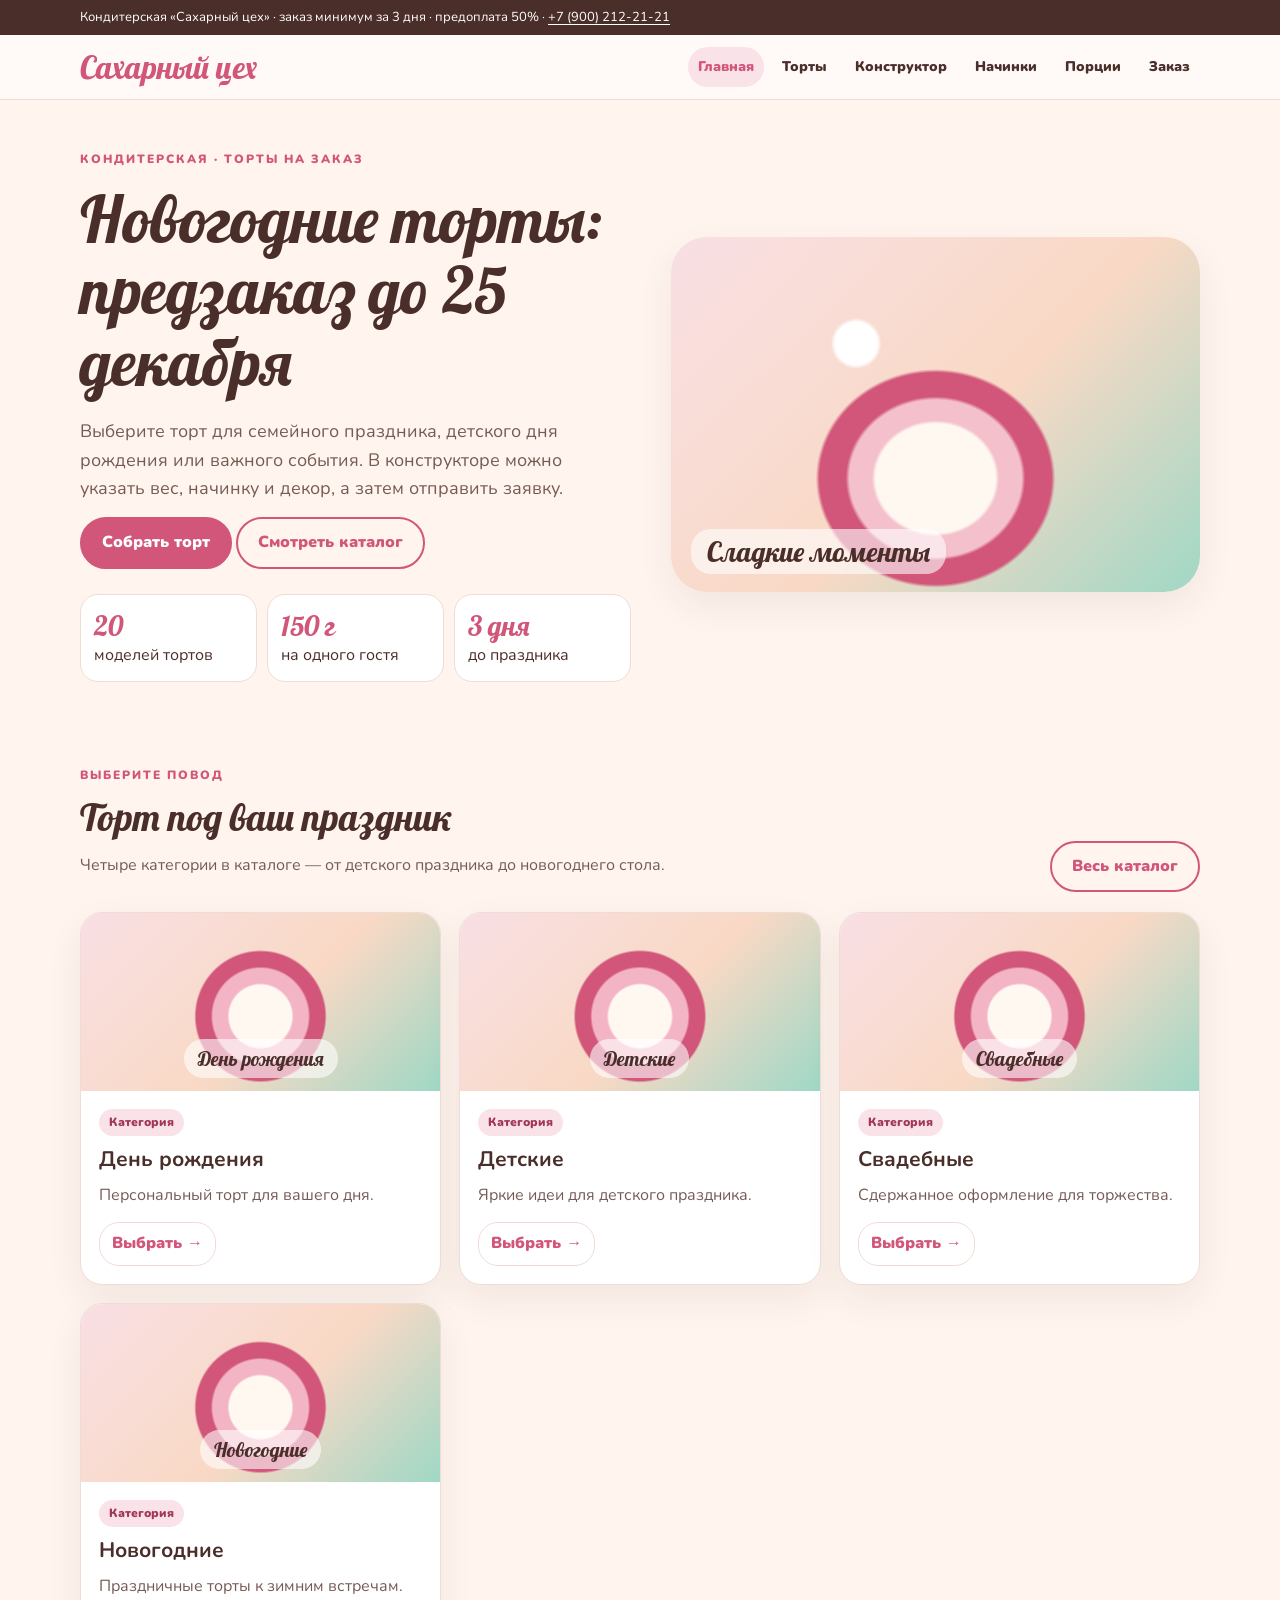
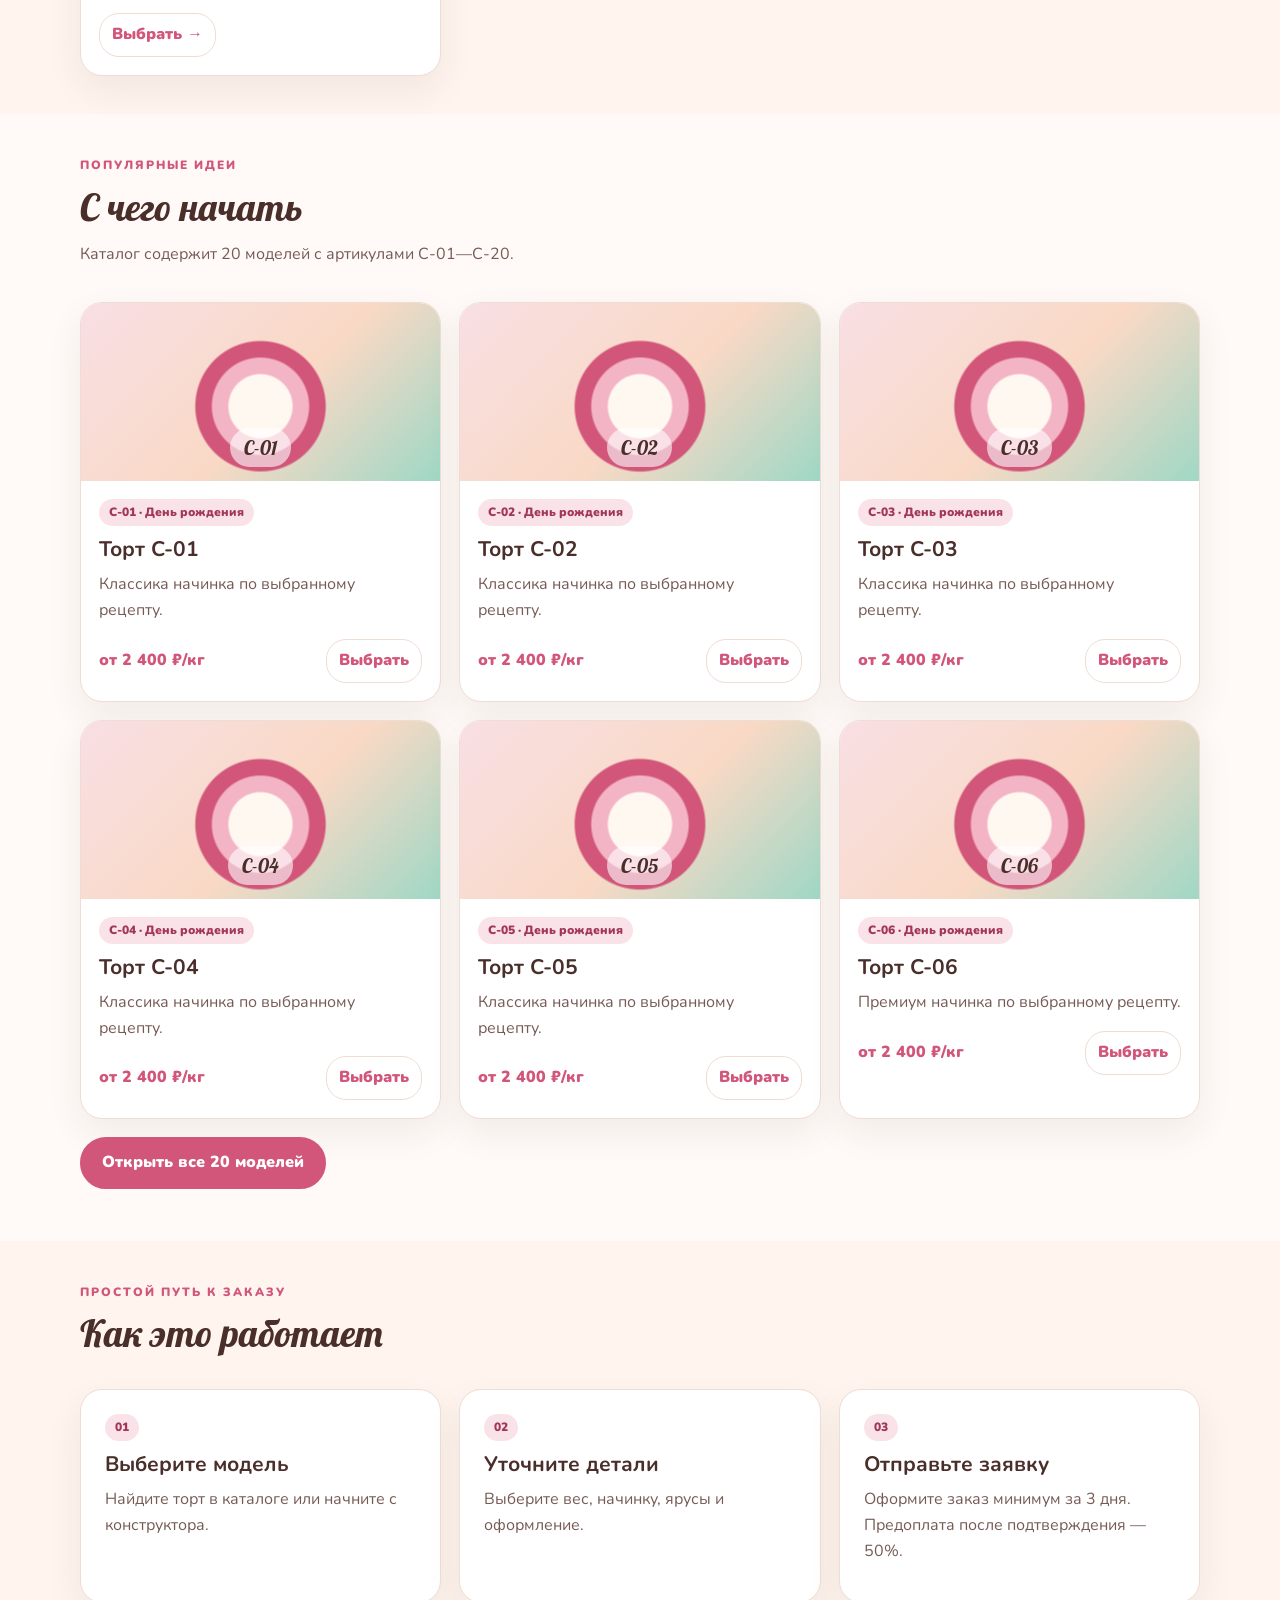
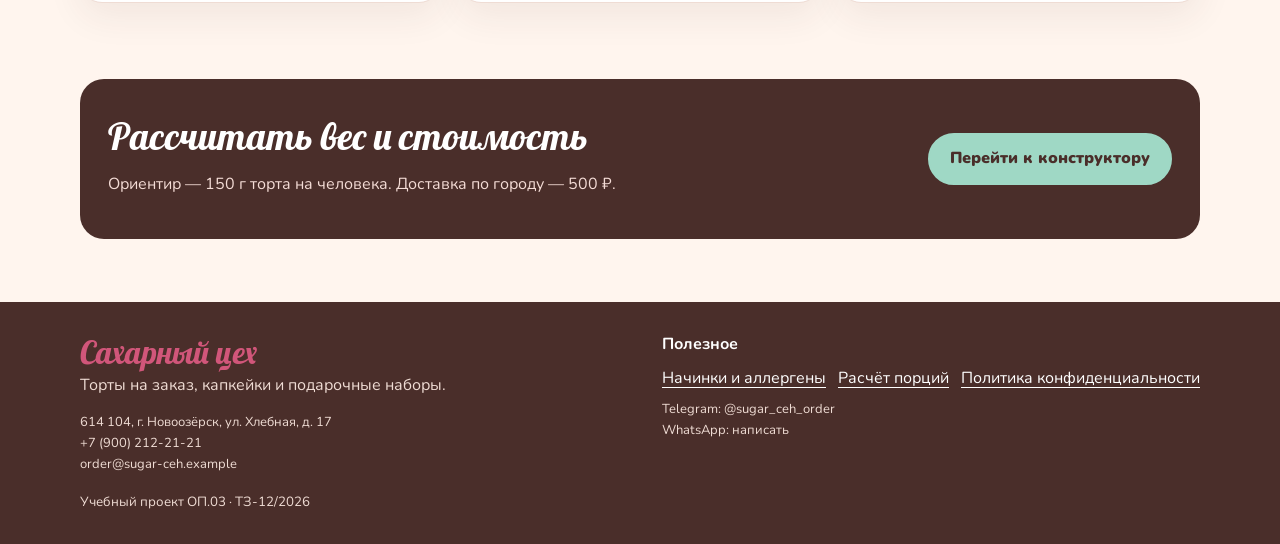
<file: index.html>
<!doctype html><html lang="ru"><head><meta charset="utf-8"><meta name="viewport" content="width=device-width,initial-scale=1"><meta name="description" content="Каталог из 20 тортов, конструктор заказа, начинки и расчёт порций."><meta property="og:title" content="Сахарный цех — торты на заказ"><meta property="og:description" content="Каталог из 20 тортов, конструктор заказа, начинки и расчёт порций."><meta property="og:type" content="website"><meta property="og:image" content="img/og-saharny-ceh.jpg"><meta name="theme-color" content="#FFF5EE"><link rel="icon" href="img/favicon.svg" type="image/svg+xml"><title>Сахарный цех — торты на заказ</title><link rel="preconnect" href="https://fonts.googleapis.com"><link rel="preconnect" href="https://fonts.gstatic.com" crossorigin><link href="https://fonts.googleapis.com/css2?family=Lobster&family=Nunito:wght@400;600;700;800;900&display=swap" rel="stylesheet"><link rel="stylesheet" href="css/style.css"><script src="js/analytics.js"></script></head><body><div class="topbar"><div class="container">Кондитерская «Сахарный цех» · заказ минимум за 3 дня · предоплата 50% · <a href="tel:+79002122121">+7 (900) 212-21-21</a></div></div><header class="header"><div class="container navwrap"><a class="brand" href="index.html" aria-label="Сахарный цех — главная">Сахарный цех</a><nav class="nav" aria-label="Основная навигация"><a class="active" href="index.html" aria-current=page>Главная</a><a class="" href="cakes.html">Торты</a><a class="" href="builder.html">Конструктор</a><a class="" href="fillings.html">Начинки</a><a class="" href="guests.html">Порции</a><a class="" href="contacts.html">Заказ</a></nav></div></header><main><section class="hero"><div class="container hero-grid"><div><span class="eyebrow">Кондитерская · торты на заказ</span><h1>Новогодние торты: предзаказ до 25 декабря</h1><p class="lead">Выберите торт для семейного праздника, детского дня рождения или важного события. В конструкторе можно указать вес, начинку и декор, а затем отправить заявку.</p><p><a class="btn" href="builder.html" data-event="cta_click" data-button-name="hero_builder" data-page-section="hero">Собрать торт</a> <a class="btn ghost" href="cakes.html" data-event="cta_click" data-button-name="hero_catalog" data-page-section="hero">Смотреть каталог</a></p><div class="stats"><div class="stat"><strong>20</strong>моделей тортов</div><div class="stat"><strong>150 г</strong>на одного гостя</div><div class="stat"><strong>3 дня</strong>до праздника</div></div></div><div class="hero-art" role="img" aria-label="Декоративная иллюстрация праздничного торта"></div></div></section>
<section class="section"><div class="container"><div class="section-head"><div><span class="eyebrow">Выберите повод</span><h2>Торт под ваш праздник</h2><p>Четыре категории в каталоге — от детского праздника до новогоднего стола.</p></div><a class="btn ghost" href="cakes.html">Весь каталог</a></div><div class="grid"><article class="card"><div class="card-art" role="img" aria-label="Иллюстрация категории День рождения"><span>День рождения</span></div><div class="card-body"><span class="tag">Категория</span><h3>День рождения</h3><p>Персональный торт для вашего дня.</p><a class="mini-btn" href="cakes.html?category=birthday" data-event="cake_filter" data-occasion="birthday">Выбрать →</a></div></article><article class="card"><div class="card-art" role="img" aria-label="Иллюстрация категории Детские"><span>Детские</span></div><div class="card-body"><span class="tag">Категория</span><h3>Детские</h3><p>Яркие идеи для детского праздника.</p><a class="mini-btn" href="cakes.html?category=children" data-event="cake_filter" data-occasion="children">Выбрать →</a></div></article><article class="card"><div class="card-art" role="img" aria-label="Иллюстрация категории Свадебные"><span>Свадебные</span></div><div class="card-body"><span class="tag">Категория</span><h3>Свадебные</h3><p>Сдержанное оформление для торжества.</p><a class="mini-btn" href="cakes.html?category=wedding" data-event="cake_filter" data-occasion="wedding">Выбрать →</a></div></article><article class="card"><div class="card-art" role="img" aria-label="Иллюстрация категории Новогодние"><span>Новогодние</span></div><div class="card-body"><span class="tag">Категория</span><h3>Новогодние</h3><p>Праздничные торты к зимним встречам.</p><a class="mini-btn" href="cakes.html?category=newyear" data-event="cake_filter" data-occasion="newyear">Выбрать →</a></div></article></div></div></section><section class="section alt"><div class="container"><div class="section-head"><div><span class="eyebrow">Популярные идеи</span><h2>С чего начать</h2><p>Каталог содержит 20 моделей с артикулами C-01—C-20.</p></div></div><div class="grid"><article class="card product-card"><div class="card-art" role="img" aria-label="Иллюстрация торта Торт C-01" data-gallery data-item-id="C-01" data-item-name="Торт C-01"><span>C-01</span></div><div class="card-body"><span class="tag">C-01 · День рождения</span><h3>Торт C-01</h3><p>Классика начинка по выбранному рецепту.</p><div class="card-foot"><span class="price">от 2 400 ₽/кг</span><a class="mini-btn" href="builder.html?cake_type=C-01" data-event="view_item" data-item-id="C-01">Выбрать</a></div></div></article><article class="card product-card"><div class="card-art" role="img" aria-label="Иллюстрация торта Торт C-02" data-gallery data-item-id="C-02" data-item-name="Торт C-02"><span>C-02</span></div><div class="card-body"><span class="tag">C-02 · День рождения</span><h3>Торт C-02</h3><p>Классика начинка по выбранному рецепту.</p><div class="card-foot"><span class="price">от 2 400 ₽/кг</span><a class="mini-btn" href="builder.html?cake_type=C-02" data-event="view_item" data-item-id="C-02">Выбрать</a></div></div></article><article class="card product-card"><div class="card-art" role="img" aria-label="Иллюстрация торта Торт C-03" data-gallery data-item-id="C-03" data-item-name="Торт C-03"><span>C-03</span></div><div class="card-body"><span class="tag">C-03 · День рождения</span><h3>Торт C-03</h3><p>Классика начинка по выбранному рецепту.</p><div class="card-foot"><span class="price">от 2 400 ₽/кг</span><a class="mini-btn" href="builder.html?cake_type=C-03" data-event="view_item" data-item-id="C-03">Выбрать</a></div></div></article><article class="card product-card"><div class="card-art" role="img" aria-label="Иллюстрация торта Торт C-04" data-gallery data-item-id="C-04" data-item-name="Торт C-04"><span>C-04</span></div><div class="card-body"><span class="tag">C-04 · День рождения</span><h3>Торт C-04</h3><p>Классика начинка по выбранному рецепту.</p><div class="card-foot"><span class="price">от 2 400 ₽/кг</span><a class="mini-btn" href="builder.html?cake_type=C-04" data-event="view_item" data-item-id="C-04">Выбрать</a></div></div></article><article class="card product-card"><div class="card-art" role="img" aria-label="Иллюстрация торта Торт C-05" data-gallery data-item-id="C-05" data-item-name="Торт C-05"><span>C-05</span></div><div class="card-body"><span class="tag">C-05 · День рождения</span><h3>Торт C-05</h3><p>Классика начинка по выбранному рецепту.</p><div class="card-foot"><span class="price">от 2 400 ₽/кг</span><a class="mini-btn" href="builder.html?cake_type=C-05" data-event="view_item" data-item-id="C-05">Выбрать</a></div></div></article><article class="card product-card"><div class="card-art" role="img" aria-label="Иллюстрация торта Торт C-06" data-gallery data-item-id="C-06" data-item-name="Торт C-06"><span>C-06</span></div><div class="card-body"><span class="tag">C-06 · День рождения</span><h3>Торт C-06</h3><p>Премиум начинка по выбранному рецепту.</p><div class="card-foot"><span class="price">от 2 400 ₽/кг</span><a class="mini-btn" href="builder.html?cake_type=C-06" data-event="view_item" data-item-id="C-06">Выбрать</a></div></div></article></div><p style="margin-top:18px"><a class="btn" href="cakes.html">Открыть все 20 моделей</a></p></div></section><section class="section"><div class="container"><div class="section-head"><div><span class="eyebrow">Простой путь к заказу</span><h2>Как это работает</h2></div></div><div class="grid"><article class="panel"><span class="tag">01</span><h3>Выберите модель</h3><p>Найдите торт в каталоге или начните с конструктора.</p></article><article class="panel"><span class="tag">02</span><h3>Уточните детали</h3><p>Выберите вес, начинку, ярусы и оформление.</p></article><article class="panel"><span class="tag">03</span><h3>Отправьте заявку</h3><p>Оформите заказ минимум за 3 дня. Предоплата после подтверждения — 50%.</p></article></div></div></section><section class="section"><div class="container banner"><div><h2>Рассчитать вес и стоимость</h2><p>Ориентир — 150 г торта на человека. Доставка по городу — 500 ₽.</p></div><a class="btn mint" href="builder.html" data-event="cta_click" data-button-name="home_final_builder" data-page-section="banner">Перейти к конструктору</a></div></section></main><footer class="footer"><div class="container footer-grid"><div><a class="brand" href="index.html">Сахарный цех</a><p>Торты на заказ, капкейки и подарочные наборы.</p><p class="small">614 104, г. Новоозёрск, ул. Хлебная, д. 17<br><a href="tel:+79002122121">+7 (900) 212-21-21</a><br><a href="mailto:order@sugar-ceh.example">order@sugar-ceh.example</a></p><small>Учебный проект ОП.03 · ТЗ-12/2026</small></div><div><strong>Полезное</strong><div class="footer-links"><a href="fillings.html">Начинки и аллергены</a><a href="guests.html">Расчёт порций</a><a href="privacy.html">Политика конфиденциальности</a></div><p class="small">Telegram: <a href="https://t.me/sugar_ceh_order" data-messenger="telegram" data-social="telegram">@sugar_ceh_order</a><br>WhatsApp: <a href="https://wa.me/79002122121" data-messenger="whatsapp" data-social="whatsapp">написать</a></p></div></div></footer><script src="js/site.js"></script><script src="js/form.js"></script></body></html>
</file>
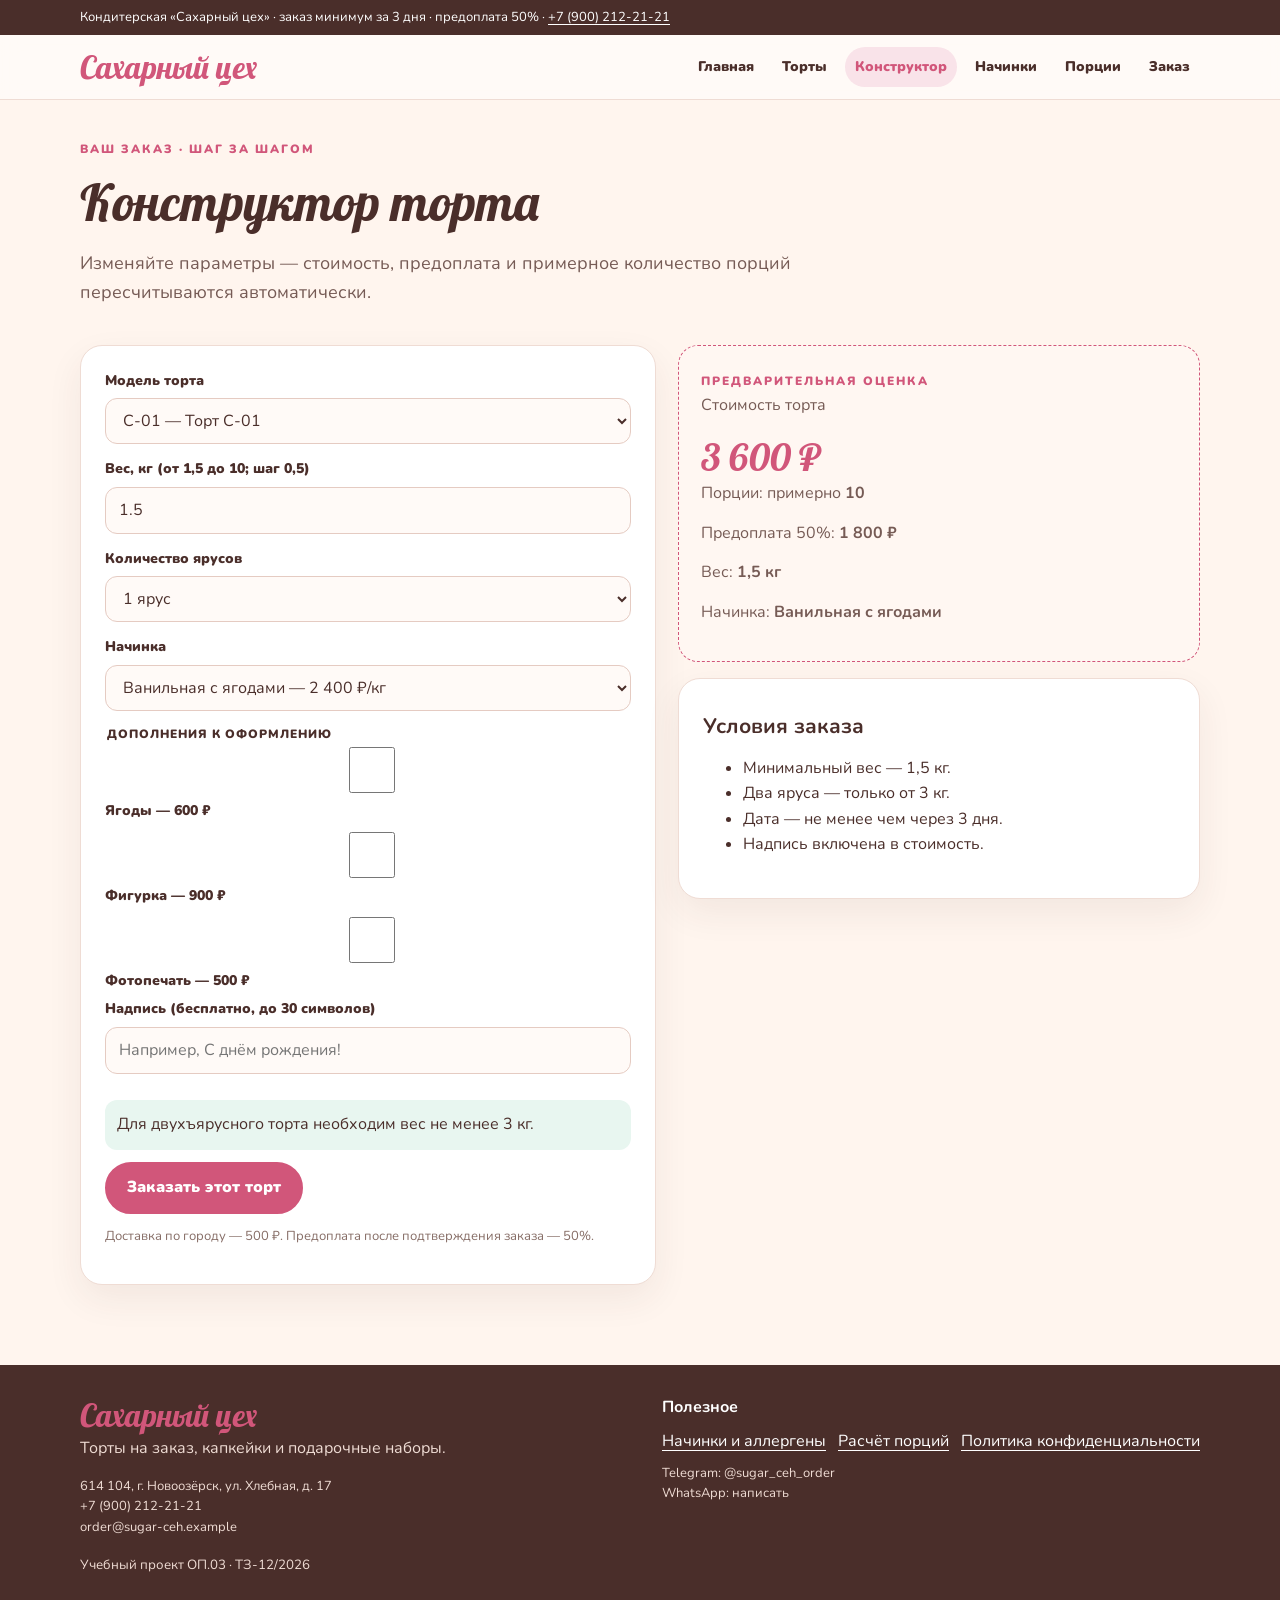
<file: builder.html>
<!doctype html><html lang="ru"><head><meta charset="utf-8"><meta name="viewport" content="width=device-width,initial-scale=1"><meta name="description" content="Настройте вес, ярусы, начинку и декор торта."><meta property="og:title" content="Конструктор торта — Сахарный цех"><meta property="og:description" content="Настройте вес, ярусы, начинку и декор торта."><meta property="og:type" content="website"><meta property="og:image" content="img/og-saharny-ceh.jpg"><meta name="theme-color" content="#FFF5EE"><link rel="icon" href="img/favicon.svg" type="image/svg+xml"><title>Конструктор торта — Сахарный цех</title><link rel="preconnect" href="https://fonts.googleapis.com"><link rel="preconnect" href="https://fonts.gstatic.com" crossorigin><link href="https://fonts.googleapis.com/css2?family=Lobster&family=Nunito:wght@400;600;700;800;900&display=swap" rel="stylesheet"><link rel="stylesheet" href="css/style.css"><script src="js/analytics.js"></script></head><body><div class="topbar"><div class="container">Кондитерская «Сахарный цех» · заказ минимум за 3 дня · предоплата 50% · <a href="tel:+79002122121">+7 (900) 212-21-21</a></div></div><header class="header"><div class="container navwrap"><a class="brand" href="index.html" aria-label="Сахарный цех — главная">Сахарный цех</a><nav class="nav" aria-label="Основная навигация"><a class="" href="index.html">Главная</a><a class="" href="cakes.html">Торты</a><a class="active" href="builder.html" aria-current=page>Конструктор</a><a class="" href="fillings.html">Начинки</a><a class="" href="guests.html">Порции</a><a class="" href="contacts.html">Заказ</a></nav></div></header><main><section class="page-head"><div class="container"><span class="eyebrow">Ваш заказ · шаг за шагом</span><h1>Конструктор торта</h1><p class="lead">Изменяйте параметры — стоимость, предоплата и примерное количество порций пересчитываются автоматически.</p></div></section><section class="content"><div class="container two-col"><div class="panel"><div class="field"><label for="cake_type">Модель торта</label><select id="cake_type" name="cake_type"><option value="C-01">C-01 — Торт C-01</option><option value="C-02">C-02 — Торт C-02</option><option value="C-03">C-03 — Торт C-03</option><option value="C-04">C-04 — Торт C-04</option><option value="C-05">C-05 — Торт C-05</option><option value="C-06">C-06 — Торт C-06</option><option value="C-07">C-07 — Торт C-07</option><option value="C-08">C-08 — Торт C-08</option><option value="C-09">C-09 — Торт C-09</option><option value="C-10">C-10 — Торт C-10</option><option value="C-11">C-11 — Торт C-11</option><option value="C-12">C-12 — Торт C-12</option><option value="C-13">C-13 — Торт C-13</option><option value="C-14">C-14 — Торт C-14</option><option value="C-15">C-15 — Торт C-15</option><option value="C-16">C-16 — Торт C-16</option><option value="C-17">C-17 — Торт C-17</option><option value="C-18">C-18 — Торт C-18</option><option value="C-19">C-19 — Торт C-19</option><option value="C-20">C-20 — Торт C-20</option><option value="CUSTOM">CUSTOM — свой вариант</option></select></div><div class="field"><label for="weight_kg">Вес, кг (от 1,5 до 10; шаг 0,5)</label><input id="weight_kg" type="number" min="1.5" max="10" step="0.5" value="1.5"></div><div class="field"><label for="tiers">Количество ярусов</label><select id="tiers"><option value="1">1 ярус</option><option value="2">2 яруса — от 3 кг</option></select></div><div class="field"><label for="filling">Начинка</label><select id="filling"><option value="vanilla_berry" data-price="2400">Ванильная с ягодами — 2 400 ₽/кг</option><option value="chocolate" data-price="2400">Шоколадная — 2 400 ₽/кг</option><option value="honey_cake" data-price="2400">Медовик — 2 400 ₽/кг</option><option value="carrot" data-price="2400">Морковная — 2 400 ₽/кг</option><option value="pistachio_raspberry" data-price="2900">Фисташка-малина — 2 900 ₽/кг</option><option value="mango_passionfruit" data-price="2900">Манго-маракуйя — 2 900 ₽/кг</option></select></div><fieldset style="border:0;padding:0;margin:0"><legend class="smallcaps">Дополнения к оформлению</legend><div class="field"><label><input type="checkbox" id="dec_berries" value="600"> Ягоды — 600 ₽</label><label><input type="checkbox" id="dec_figurine" value="900"> Фигурка — 900 ₽</label><label><input type="checkbox" id="dec_photo" value="500"> Фотопечать — 500 ₽</label><label for="inscription">Надпись (бесплатно, до 30 символов)</label><input id="inscription" maxlength="30" placeholder="Например, С днём рождения!"></div></fieldset><div class="notice" id="builder-warning" role="status">Для двухъярусного торта необходим вес не менее 3 кг.</div><a class="btn" id="builder-order" href="contacts.html" data-event="cta_click" data-button-name="builder_order" data-page-section="builder">Заказать этот торт</a><p class="small muted" style="margin-top:12px">Доставка по городу — 500 ₽. Предоплата после подтверждения заказа — 50%.</p></div><aside><div class="pricebox"><span class="eyebrow">Предварительная оценка</span><p>Стоимость торта</p><strong id="total-price">3 600 ₽</strong><p>Порции: примерно <b id="servings">10</b></p><p>Предоплата 50%: <b id="prepay">1 800 ₽</b></p><p>Вес: <b id="summary-weight">1,5 кг</b></p><p>Начинка: <b id="summary-filling">Ванильная с ягодами</b></p></div><div class="panel" style="margin-top:16px"><h3>Условия заказа</h3><ul><li>Минимальный вес — 1,5 кг.</li><li>Два яруса — только от 3 кг.</li><li>Дата — не менее чем через 3 дня.</li><li>Надпись включена в стоимость.</li></ul></div></aside></div></section></main><footer class="footer"><div class="container footer-grid"><div><a class="brand" href="index.html">Сахарный цех</a><p>Торты на заказ, капкейки и подарочные наборы.</p><p class="small">614 104, г. Новоозёрск, ул. Хлебная, д. 17<br><a href="tel:+79002122121">+7 (900) 212-21-21</a><br><a href="mailto:order@sugar-ceh.example">order@sugar-ceh.example</a></p><small>Учебный проект ОП.03 · ТЗ-12/2026</small></div><div><strong>Полезное</strong><div class="footer-links"><a href="fillings.html">Начинки и аллергены</a><a href="guests.html">Расчёт порций</a><a href="privacy.html">Политика конфиденциальности</a></div><p class="small">Telegram: <a href="https://t.me/sugar_ceh_order" data-messenger="telegram" data-social="telegram">@sugar_ceh_order</a><br>WhatsApp: <a href="https://wa.me/79002122121" data-messenger="whatsapp" data-social="whatsapp">написать</a></p></div></div></footer><script src="js/site.js"></script><script src="js/form.js"></script></body></html>
</file>
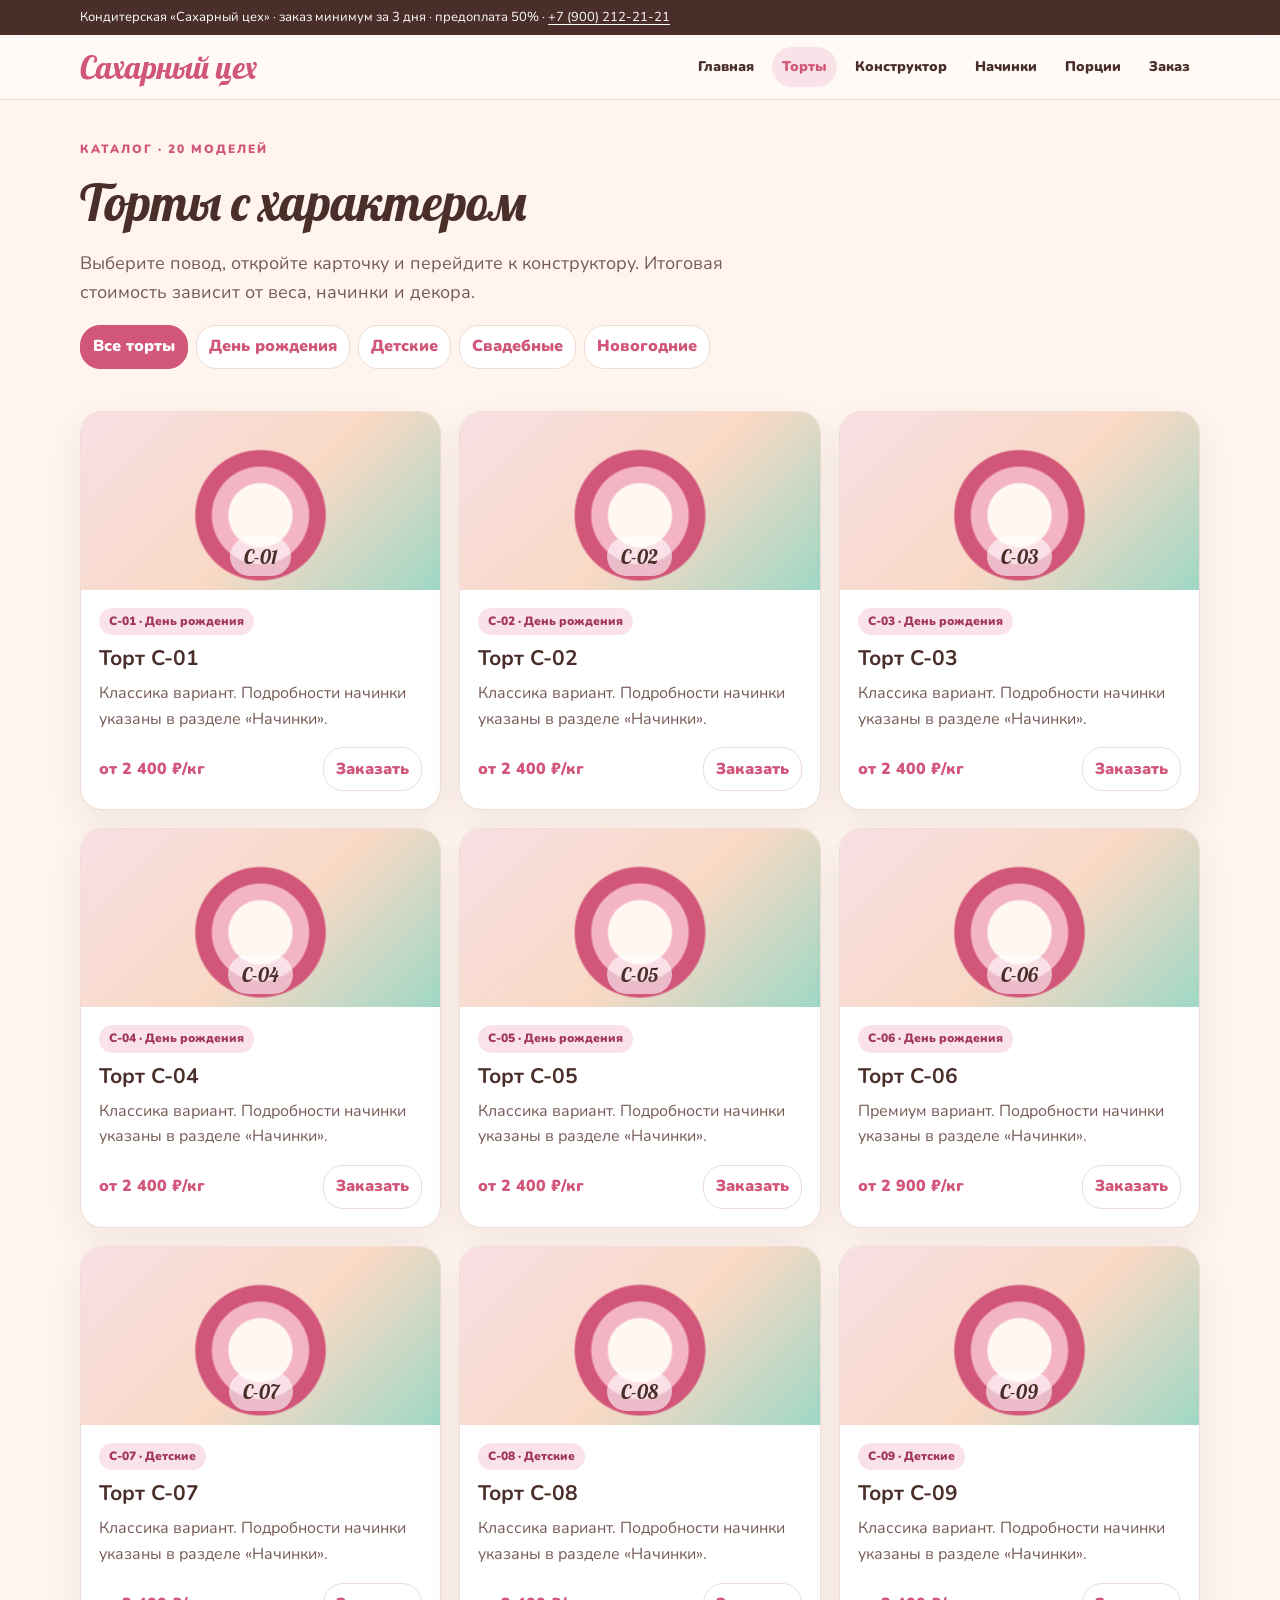
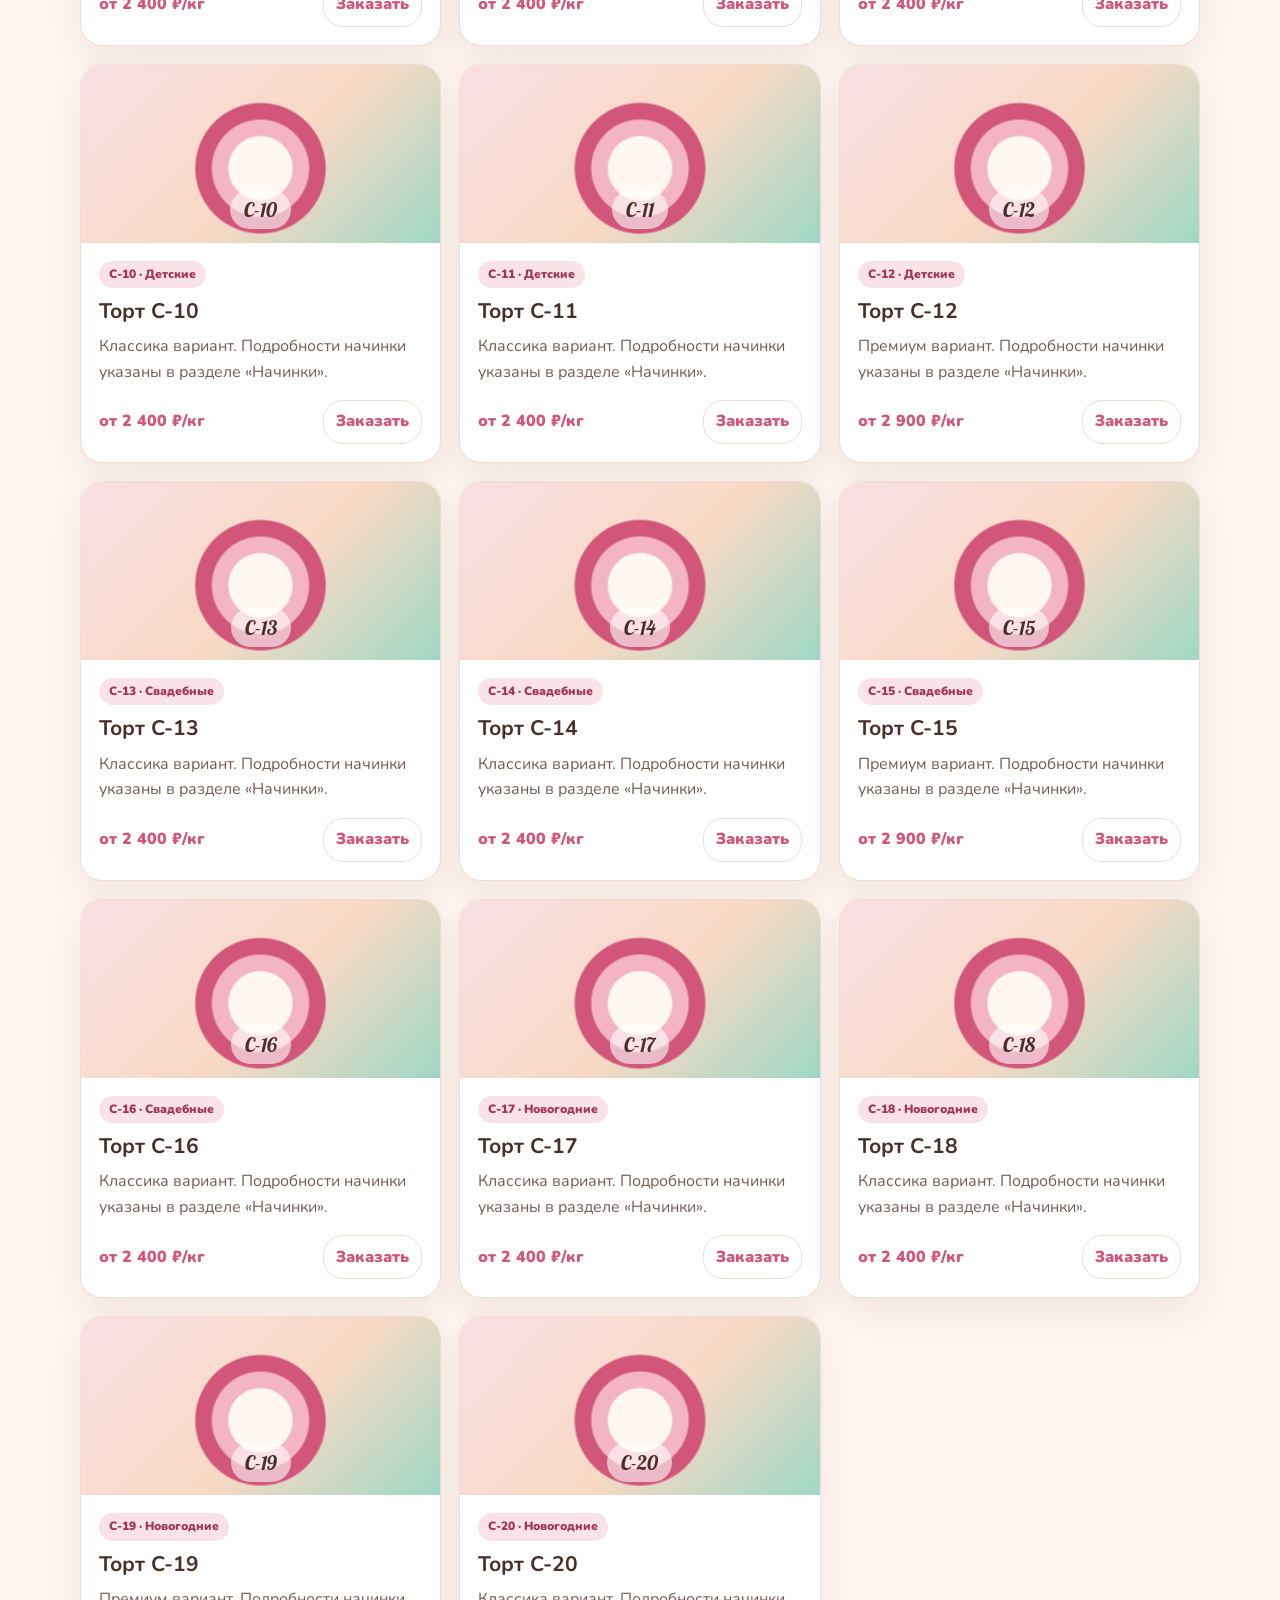
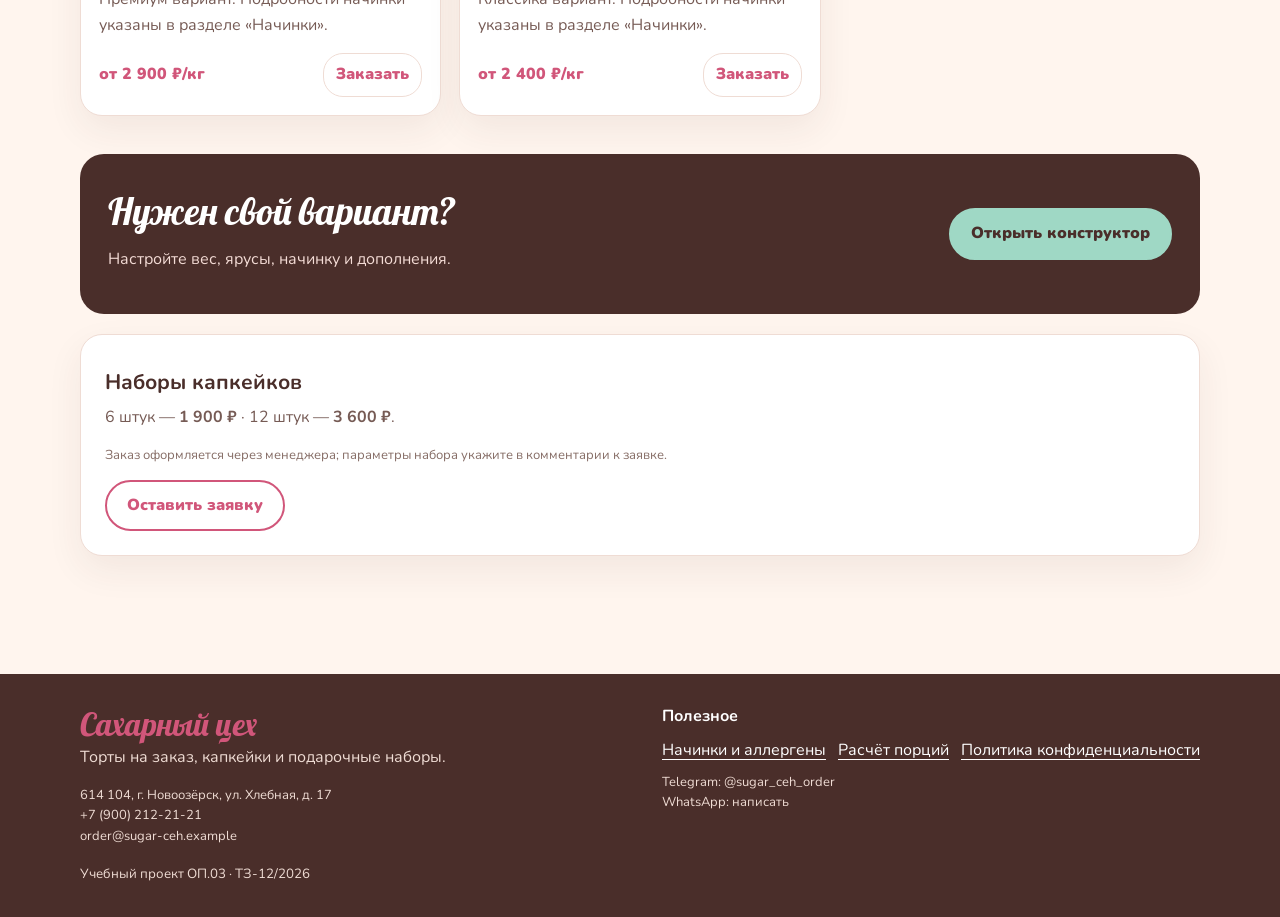
<file: cakes.html>
<!doctype html><html lang="ru"><head><meta charset="utf-8"><meta name="viewport" content="width=device-width,initial-scale=1"><meta name="description" content="20 моделей тортов по четырём категориям и наборы капкейков."><meta property="og:title" content="Каталог тортов — Сахарный цех"><meta property="og:description" content="20 моделей тортов по четырём категориям и наборы капкейков."><meta property="og:type" content="website"><meta property="og:image" content="img/og-saharny-ceh.jpg"><meta name="theme-color" content="#FFF5EE"><link rel="icon" href="img/favicon.svg" type="image/svg+xml"><title>Каталог тортов — Сахарный цех</title><link rel="preconnect" href="https://fonts.googleapis.com"><link rel="preconnect" href="https://fonts.gstatic.com" crossorigin><link href="https://fonts.googleapis.com/css2?family=Lobster&family=Nunito:wght@400;600;700;800;900&display=swap" rel="stylesheet"><link rel="stylesheet" href="css/style.css"><script src="js/analytics.js"></script></head><body><div class="topbar"><div class="container">Кондитерская «Сахарный цех» · заказ минимум за 3 дня · предоплата 50% · <a href="tel:+79002122121">+7 (900) 212-21-21</a></div></div><header class="header"><div class="container navwrap"><a class="brand" href="index.html" aria-label="Сахарный цех — главная">Сахарный цех</a><nav class="nav" aria-label="Основная навигация"><a class="" href="index.html">Главная</a><a class="active" href="cakes.html" aria-current=page>Торты</a><a class="" href="builder.html">Конструктор</a><a class="" href="fillings.html">Начинки</a><a class="" href="guests.html">Порции</a><a class="" href="contacts.html">Заказ</a></nav></div></header><main><section class="page-head"><div class="container"><span class="eyebrow">Каталог · 20 моделей</span><h1>Торты с характером</h1><p class="lead">Выберите повод, откройте карточку и перейдите к конструктору. Итоговая стоимость зависит от веса, начинки и декора.</p><div class="filters"><button class="mini-btn filter-btn" type="button" data-filter="all" aria-pressed="true">Все торты</button><button class="mini-btn filter-btn" type="button" data-filter="birthday" aria-pressed="false">День рождения</button><button class="mini-btn filter-btn" type="button" data-filter="children" aria-pressed="false">Детские</button><button class="mini-btn filter-btn" type="button" data-filter="wedding" aria-pressed="false">Свадебные</button><button class="mini-btn filter-btn" type="button" data-filter="newyear" aria-pressed="false">Новогодние</button></div></div></section><section class="content"><div class="container"><div class="grid" id="product-grid"><article class="card product-card" data-category="birthday" data-item-id="C-01" data-item-name="Торт C-01"><div class="card-art" role="button" tabindex="0" aria-label="Открыть иллюстрацию торта Торт C-01" data-gallery data-item-id="C-01" data-item-name="Торт C-01"><span>C-01</span></div><div class="card-body"><span class="tag">C-01 · День рождения</span><h3>Торт C-01</h3><p>Классика вариант. Подробности начинки указаны в разделе «Начинки».</p><div class="card-foot"><span class="price">от 2 400 ₽/кг</span><a class="mini-btn" href="builder.html?cake_type=C-01" data-event="cta_click" data-button-name="catalog_order_c-01" data-page-section="catalog">Заказать</a></div></div></article><article class="card product-card" data-category="birthday" data-item-id="C-02" data-item-name="Торт C-02"><div class="card-art" role="button" tabindex="0" aria-label="Открыть иллюстрацию торта Торт C-02" data-gallery data-item-id="C-02" data-item-name="Торт C-02"><span>C-02</span></div><div class="card-body"><span class="tag">C-02 · День рождения</span><h3>Торт C-02</h3><p>Классика вариант. Подробности начинки указаны в разделе «Начинки».</p><div class="card-foot"><span class="price">от 2 400 ₽/кг</span><a class="mini-btn" href="builder.html?cake_type=C-02" data-event="cta_click" data-button-name="catalog_order_c-02" data-page-section="catalog">Заказать</a></div></div></article><article class="card product-card" data-category="birthday" data-item-id="C-03" data-item-name="Торт C-03"><div class="card-art" role="button" tabindex="0" aria-label="Открыть иллюстрацию торта Торт C-03" data-gallery data-item-id="C-03" data-item-name="Торт C-03"><span>C-03</span></div><div class="card-body"><span class="tag">C-03 · День рождения</span><h3>Торт C-03</h3><p>Классика вариант. Подробности начинки указаны в разделе «Начинки».</p><div class="card-foot"><span class="price">от 2 400 ₽/кг</span><a class="mini-btn" href="builder.html?cake_type=C-03" data-event="cta_click" data-button-name="catalog_order_c-03" data-page-section="catalog">Заказать</a></div></div></article><article class="card product-card" data-category="birthday" data-item-id="C-04" data-item-name="Торт C-04"><div class="card-art" role="button" tabindex="0" aria-label="Открыть иллюстрацию торта Торт C-04" data-gallery data-item-id="C-04" data-item-name="Торт C-04"><span>C-04</span></div><div class="card-body"><span class="tag">C-04 · День рождения</span><h3>Торт C-04</h3><p>Классика вариант. Подробности начинки указаны в разделе «Начинки».</p><div class="card-foot"><span class="price">от 2 400 ₽/кг</span><a class="mini-btn" href="builder.html?cake_type=C-04" data-event="cta_click" data-button-name="catalog_order_c-04" data-page-section="catalog">Заказать</a></div></div></article><article class="card product-card" data-category="birthday" data-item-id="C-05" data-item-name="Торт C-05"><div class="card-art" role="button" tabindex="0" aria-label="Открыть иллюстрацию торта Торт C-05" data-gallery data-item-id="C-05" data-item-name="Торт C-05"><span>C-05</span></div><div class="card-body"><span class="tag">C-05 · День рождения</span><h3>Торт C-05</h3><p>Классика вариант. Подробности начинки указаны в разделе «Начинки».</p><div class="card-foot"><span class="price">от 2 400 ₽/кг</span><a class="mini-btn" href="builder.html?cake_type=C-05" data-event="cta_click" data-button-name="catalog_order_c-05" data-page-section="catalog">Заказать</a></div></div></article><article class="card product-card" data-category="birthday" data-item-id="C-06" data-item-name="Торт C-06"><div class="card-art" role="button" tabindex="0" aria-label="Открыть иллюстрацию торта Торт C-06" data-gallery data-item-id="C-06" data-item-name="Торт C-06"><span>C-06</span></div><div class="card-body"><span class="tag">C-06 · День рождения</span><h3>Торт C-06</h3><p>Премиум вариант. Подробности начинки указаны в разделе «Начинки».</p><div class="card-foot"><span class="price">от 2 900 ₽/кг</span><a class="mini-btn" href="builder.html?cake_type=C-06" data-event="cta_click" data-button-name="catalog_order_c-06" data-page-section="catalog">Заказать</a></div></div></article><article class="card product-card" data-category="children" data-item-id="C-07" data-item-name="Торт C-07"><div class="card-art" role="button" tabindex="0" aria-label="Открыть иллюстрацию торта Торт C-07" data-gallery data-item-id="C-07" data-item-name="Торт C-07"><span>C-07</span></div><div class="card-body"><span class="tag">C-07 · Детские</span><h3>Торт C-07</h3><p>Классика вариант. Подробности начинки указаны в разделе «Начинки».</p><div class="card-foot"><span class="price">от 2 400 ₽/кг</span><a class="mini-btn" href="builder.html?cake_type=C-07" data-event="cta_click" data-button-name="catalog_order_c-07" data-page-section="catalog">Заказать</a></div></div></article><article class="card product-card" data-category="children" data-item-id="C-08" data-item-name="Торт C-08"><div class="card-art" role="button" tabindex="0" aria-label="Открыть иллюстрацию торта Торт C-08" data-gallery data-item-id="C-08" data-item-name="Торт C-08"><span>C-08</span></div><div class="card-body"><span class="tag">C-08 · Детские</span><h3>Торт C-08</h3><p>Классика вариант. Подробности начинки указаны в разделе «Начинки».</p><div class="card-foot"><span class="price">от 2 400 ₽/кг</span><a class="mini-btn" href="builder.html?cake_type=C-08" data-event="cta_click" data-button-name="catalog_order_c-08" data-page-section="catalog">Заказать</a></div></div></article><article class="card product-card" data-category="children" data-item-id="C-09" data-item-name="Торт C-09"><div class="card-art" role="button" tabindex="0" aria-label="Открыть иллюстрацию торта Торт C-09" data-gallery data-item-id="C-09" data-item-name="Торт C-09"><span>C-09</span></div><div class="card-body"><span class="tag">C-09 · Детские</span><h3>Торт C-09</h3><p>Классика вариант. Подробности начинки указаны в разделе «Начинки».</p><div class="card-foot"><span class="price">от 2 400 ₽/кг</span><a class="mini-btn" href="builder.html?cake_type=C-09" data-event="cta_click" data-button-name="catalog_order_c-09" data-page-section="catalog">Заказать</a></div></div></article><article class="card product-card" data-category="children" data-item-id="C-10" data-item-name="Торт C-10"><div class="card-art" role="button" tabindex="0" aria-label="Открыть иллюстрацию торта Торт C-10" data-gallery data-item-id="C-10" data-item-name="Торт C-10"><span>C-10</span></div><div class="card-body"><span class="tag">C-10 · Детские</span><h3>Торт C-10</h3><p>Классика вариант. Подробности начинки указаны в разделе «Начинки».</p><div class="card-foot"><span class="price">от 2 400 ₽/кг</span><a class="mini-btn" href="builder.html?cake_type=C-10" data-event="cta_click" data-button-name="catalog_order_c-10" data-page-section="catalog">Заказать</a></div></div></article><article class="card product-card" data-category="children" data-item-id="C-11" data-item-name="Торт C-11"><div class="card-art" role="button" tabindex="0" aria-label="Открыть иллюстрацию торта Торт C-11" data-gallery data-item-id="C-11" data-item-name="Торт C-11"><span>C-11</span></div><div class="card-body"><span class="tag">C-11 · Детские</span><h3>Торт C-11</h3><p>Классика вариант. Подробности начинки указаны в разделе «Начинки».</p><div class="card-foot"><span class="price">от 2 400 ₽/кг</span><a class="mini-btn" href="builder.html?cake_type=C-11" data-event="cta_click" data-button-name="catalog_order_c-11" data-page-section="catalog">Заказать</a></div></div></article><article class="card product-card" data-category="children" data-item-id="C-12" data-item-name="Торт C-12"><div class="card-art" role="button" tabindex="0" aria-label="Открыть иллюстрацию торта Торт C-12" data-gallery data-item-id="C-12" data-item-name="Торт C-12"><span>C-12</span></div><div class="card-body"><span class="tag">C-12 · Детские</span><h3>Торт C-12</h3><p>Премиум вариант. Подробности начинки указаны в разделе «Начинки».</p><div class="card-foot"><span class="price">от 2 900 ₽/кг</span><a class="mini-btn" href="builder.html?cake_type=C-12" data-event="cta_click" data-button-name="catalog_order_c-12" data-page-section="catalog">Заказать</a></div></div></article><article class="card product-card" data-category="wedding" data-item-id="C-13" data-item-name="Торт C-13"><div class="card-art" role="button" tabindex="0" aria-label="Открыть иллюстрацию торта Торт C-13" data-gallery data-item-id="C-13" data-item-name="Торт C-13"><span>C-13</span></div><div class="card-body"><span class="tag">C-13 · Свадебные</span><h3>Торт C-13</h3><p>Классика вариант. Подробности начинки указаны в разделе «Начинки».</p><div class="card-foot"><span class="price">от 2 400 ₽/кг</span><a class="mini-btn" href="builder.html?cake_type=C-13" data-event="cta_click" data-button-name="catalog_order_c-13" data-page-section="catalog">Заказать</a></div></div></article><article class="card product-card" data-category="wedding" data-item-id="C-14" data-item-name="Торт C-14"><div class="card-art" role="button" tabindex="0" aria-label="Открыть иллюстрацию торта Торт C-14" data-gallery data-item-id="C-14" data-item-name="Торт C-14"><span>C-14</span></div><div class="card-body"><span class="tag">C-14 · Свадебные</span><h3>Торт C-14</h3><p>Классика вариант. Подробности начинки указаны в разделе «Начинки».</p><div class="card-foot"><span class="price">от 2 400 ₽/кг</span><a class="mini-btn" href="builder.html?cake_type=C-14" data-event="cta_click" data-button-name="catalog_order_c-14" data-page-section="catalog">Заказать</a></div></div></article><article class="card product-card" data-category="wedding" data-item-id="C-15" data-item-name="Торт C-15"><div class="card-art" role="button" tabindex="0" aria-label="Открыть иллюстрацию торта Торт C-15" data-gallery data-item-id="C-15" data-item-name="Торт C-15"><span>C-15</span></div><div class="card-body"><span class="tag">C-15 · Свадебные</span><h3>Торт C-15</h3><p>Премиум вариант. Подробности начинки указаны в разделе «Начинки».</p><div class="card-foot"><span class="price">от 2 900 ₽/кг</span><a class="mini-btn" href="builder.html?cake_type=C-15" data-event="cta_click" data-button-name="catalog_order_c-15" data-page-section="catalog">Заказать</a></div></div></article><article class="card product-card" data-category="wedding" data-item-id="C-16" data-item-name="Торт C-16"><div class="card-art" role="button" tabindex="0" aria-label="Открыть иллюстрацию торта Торт C-16" data-gallery data-item-id="C-16" data-item-name="Торт C-16"><span>C-16</span></div><div class="card-body"><span class="tag">C-16 · Свадебные</span><h3>Торт C-16</h3><p>Классика вариант. Подробности начинки указаны в разделе «Начинки».</p><div class="card-foot"><span class="price">от 2 400 ₽/кг</span><a class="mini-btn" href="builder.html?cake_type=C-16" data-event="cta_click" data-button-name="catalog_order_c-16" data-page-section="catalog">Заказать</a></div></div></article><article class="card product-card" data-category="newyear" data-item-id="C-17" data-item-name="Торт C-17"><div class="card-art" role="button" tabindex="0" aria-label="Открыть иллюстрацию торта Торт C-17" data-gallery data-item-id="C-17" data-item-name="Торт C-17"><span>C-17</span></div><div class="card-body"><span class="tag">C-17 · Новогодние</span><h3>Торт C-17</h3><p>Классика вариант. Подробности начинки указаны в разделе «Начинки».</p><div class="card-foot"><span class="price">от 2 400 ₽/кг</span><a class="mini-btn" href="builder.html?cake_type=C-17" data-event="cta_click" data-button-name="catalog_order_c-17" data-page-section="catalog">Заказать</a></div></div></article><article class="card product-card" data-category="newyear" data-item-id="C-18" data-item-name="Торт C-18"><div class="card-art" role="button" tabindex="0" aria-label="Открыть иллюстрацию торта Торт C-18" data-gallery data-item-id="C-18" data-item-name="Торт C-18"><span>C-18</span></div><div class="card-body"><span class="tag">C-18 · Новогодние</span><h3>Торт C-18</h3><p>Классика вариант. Подробности начинки указаны в разделе «Начинки».</p><div class="card-foot"><span class="price">от 2 400 ₽/кг</span><a class="mini-btn" href="builder.html?cake_type=C-18" data-event="cta_click" data-button-name="catalog_order_c-18" data-page-section="catalog">Заказать</a></div></div></article><article class="card product-card" data-category="newyear" data-item-id="C-19" data-item-name="Торт C-19"><div class="card-art" role="button" tabindex="0" aria-label="Открыть иллюстрацию торта Торт C-19" data-gallery data-item-id="C-19" data-item-name="Торт C-19"><span>C-19</span></div><div class="card-body"><span class="tag">C-19 · Новогодние</span><h3>Торт C-19</h3><p>Премиум вариант. Подробности начинки указаны в разделе «Начинки».</p><div class="card-foot"><span class="price">от 2 900 ₽/кг</span><a class="mini-btn" href="builder.html?cake_type=C-19" data-event="cta_click" data-button-name="catalog_order_c-19" data-page-section="catalog">Заказать</a></div></div></article><article class="card product-card" data-category="newyear" data-item-id="C-20" data-item-name="Торт C-20"><div class="card-art" role="button" tabindex="0" aria-label="Открыть иллюстрацию торта Торт C-20" data-gallery data-item-id="C-20" data-item-name="Торт C-20"><span>C-20</span></div><div class="card-body"><span class="tag">C-20 · Новогодние</span><h3>Торт C-20</h3><p>Классика вариант. Подробности начинки указаны в разделе «Начинки».</p><div class="card-foot"><span class="price">от 2 400 ₽/кг</span><a class="mini-btn" href="builder.html?cake_type=C-20" data-event="cta_click" data-button-name="catalog_order_c-20" data-page-section="catalog">Заказать</a></div></div></article></div><section class="section"><div class="banner"><div><h2>Нужен свой вариант?</h2><p>Настройте вес, ярусы, начинку и дополнения.</p></div><a class="btn mint" href="builder.html" data-event="cta_click" data-button-name="catalog_builder" data-page-section="catalog">Открыть конструктор</a></div><div class="panel" style="margin-top:20px"><h3>Наборы капкейков</h3><p>6 штук — <strong>1 900 ₽</strong> · 12 штук — <strong>3 600 ₽</strong>.</p><p class="small muted">Заказ оформляется через менеджера; параметры набора укажите в комментарии к заявке.</p><a class="btn ghost" href="contacts.html?cake_type=CUSTOM">Оставить заявку</a></div></section></div></section><div class="modal" id="gallery-modal" role="dialog" aria-modal="true" aria-labelledby="gallery-title"><div class="modal-box"><button class="modal-close" type="button" aria-label="Закрыть">×</button><div class="modal-art" role="img" aria-label="Иллюстрация торта"></div><span class="eyebrow" id="gallery-code"></span><h2 id="gallery-title">Торт</h2><p>Декоративная иллюстрация модели. Точное оформление согласуется при оформлении заказа.</p><a class="btn" id="gallery-order" href="builder.html">Собрать этот торт</a></div></div></main><footer class="footer"><div class="container footer-grid"><div><a class="brand" href="index.html">Сахарный цех</a><p>Торты на заказ, капкейки и подарочные наборы.</p><p class="small">614 104, г. Новоозёрск, ул. Хлебная, д. 17<br><a href="tel:+79002122121">+7 (900) 212-21-21</a><br><a href="mailto:order@sugar-ceh.example">order@sugar-ceh.example</a></p><small>Учебный проект ОП.03 · ТЗ-12/2026</small></div><div><strong>Полезное</strong><div class="footer-links"><a href="fillings.html">Начинки и аллергены</a><a href="guests.html">Расчёт порций</a><a href="privacy.html">Политика конфиденциальности</a></div><p class="small">Telegram: <a href="https://t.me/sugar_ceh_order" data-messenger="telegram" data-social="telegram">@sugar_ceh_order</a><br>WhatsApp: <a href="https://wa.me/79002122121" data-messenger="whatsapp" data-social="whatsapp">написать</a></p></div></div></footer><script src="js/site.js"></script><script src="js/form.js"></script></body></html>
</file>
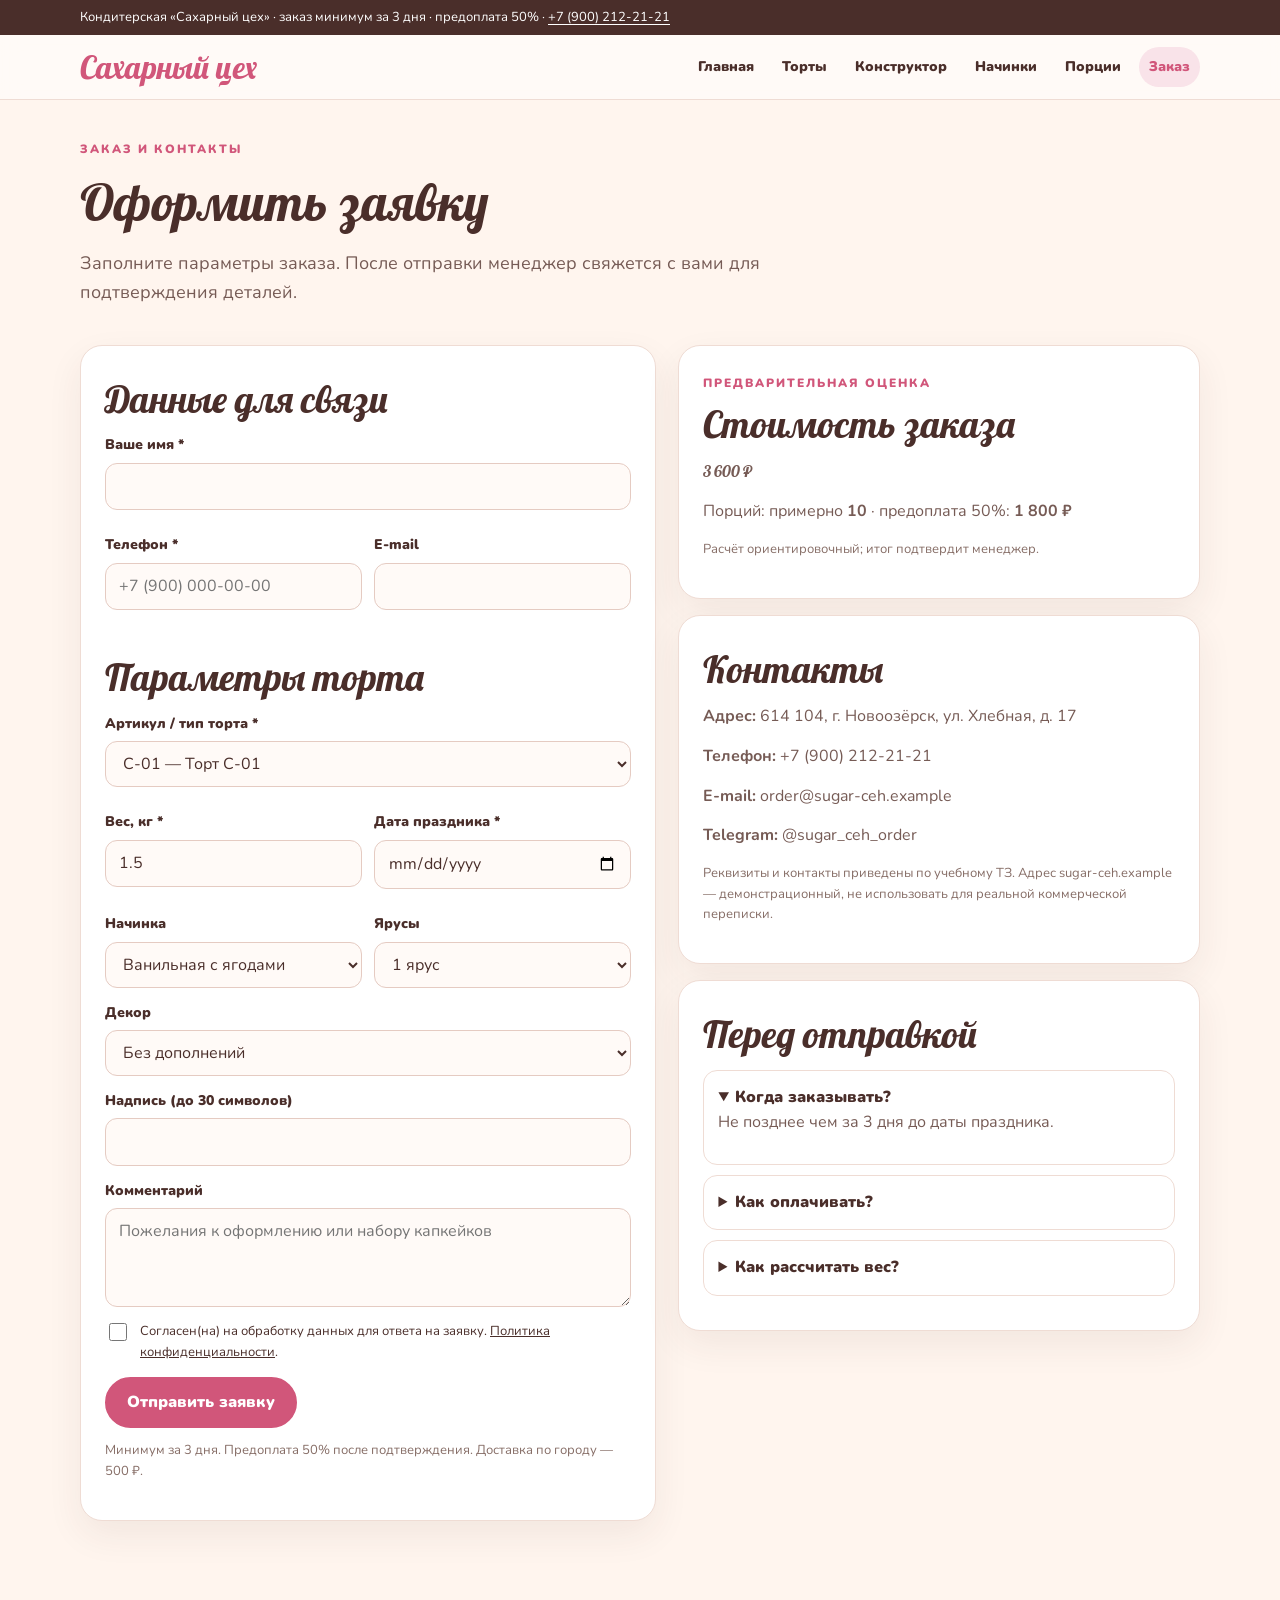
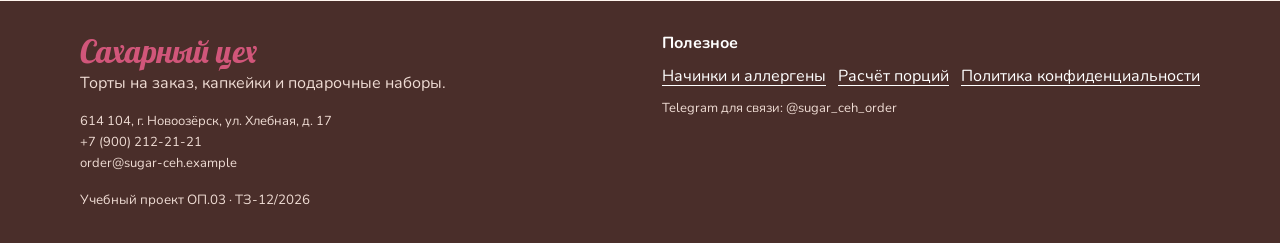
<file: contacts.html>
<!doctype html><html lang="ru"><head><meta charset="utf-8"><meta name="viewport" content="width=device-width,initial-scale=1"><meta name="description" content="Форма заказа торта и контакты кондитерской «Сахарный цех»."><meta property="og:title" content="Оформить заказ — Сахарный цех"><meta property="og:description" content="Форма заказа торта и контакты кондитерской «Сахарный цех»."><meta property="og:type" content="website"><meta property="og:image" content="img/og-saharny-ceh.jpg"><meta name="theme-color" content="#FFF5EE"><link rel="icon" href="img/favicon.svg" type="image/svg+xml"><title>Оформить заказ — Сахарный цех</title><link rel="preconnect" href="https://fonts.googleapis.com"><link rel="preconnect" href="https://fonts.gstatic.com" crossorigin><link href="https://fonts.googleapis.com/css2?family=Lobster&family=Nunito:wght@400;600;700;800;900&display=swap" rel="stylesheet"><link rel="stylesheet" href="css/style.css"><script src="js/analytics.js"></script></head><body><div class="topbar"><div class="container">Кондитерская «Сахарный цех» · заказ минимум за 3 дня · предоплата 50% · <a href="tel:+79002122121">+7 (900) 212-21-21</a></div></div><header class="header"><div class="container navwrap"><a class="brand" href="index.html" aria-label="Сахарный цех — главная">Сахарный цех</a><nav class="nav" aria-label="Основная навигация"><a class="" href="index.html">Главная</a><a class="" href="cakes.html">Торты</a><a class="" href="builder.html">Конструктор</a><a class="" href="fillings.html">Начинки</a><a class="" href="guests.html">Порции</a><a class="active" href="contacts.html" aria-current=page>Заказ</a></nav></div></header><main><section class="page-head"><div class="container"><span class="eyebrow">Заказ и контакты</span><h1>Оформить заявку</h1><p class="lead">Заполните параметры заказа. После отправки менеджер свяжется с вами для подтверждения деталей.</p></div></section><section class="content"><div class="container two-col"><form class="panel" id="cake-order" data-lead-form novalidate><input type="hidden" name="request_id" id="request_id"><input type="hidden" name="utm_source" id="utm_source"><input type="hidden" name="utm_medium" id="utm_medium"><input type="hidden" name="utm_campaign" id="utm_campaign"><input type="hidden" name="utm_content" id="utm_content"><h2>Данные для связи</h2><div class="field"><label for="name">Ваше имя *</label><input id="name" name="name" autocomplete="name" required minlength="2" maxlength="100"><span class="error-text" data-error-for="name"></span></div><div class="form-grid"><div class="field"><label for="phone">Телефон *</label><input id="phone" name="phone" type="tel" autocomplete="tel" placeholder="+7 (900) 000-00-00" required><span class="error-text" data-error-for="phone"></span></div><div class="field"><label for="email">E-mail</label><input id="email" name="email" type="email" autocomplete="email" maxlength="100"><span class="error-text" data-error-for="email"></span></div></div><h2 style="margin-top:22px">Параметры торта</h2><div class="field"><label for="cake_type">Артикул / тип торта *</label><select id="cake_type" name="cake_type" required><option value="C-01">C-01 — Торт C-01</option><option value="C-02">C-02 — Торт C-02</option><option value="C-03">C-03 — Торт C-03</option><option value="C-04">C-04 — Торт C-04</option><option value="C-05">C-05 — Торт C-05</option><option value="C-06">C-06 — Торт C-06</option><option value="C-07">C-07 — Торт C-07</option><option value="C-08">C-08 — Торт C-08</option><option value="C-09">C-09 — Торт C-09</option><option value="C-10">C-10 — Торт C-10</option><option value="C-11">C-11 — Торт C-11</option><option value="C-12">C-12 — Торт C-12</option><option value="C-13">C-13 — Торт C-13</option><option value="C-14">C-14 — Торт C-14</option><option value="C-15">C-15 — Торт C-15</option><option value="C-16">C-16 — Торт C-16</option><option value="C-17">C-17 — Торт C-17</option><option value="C-18">C-18 — Торт C-18</option><option value="C-19">C-19 — Торт C-19</option><option value="C-20">C-20 — Торт C-20</option><option value="CUSTOM">CUSTOM — свой вариант / набор капкейков</option></select><span class="error-text" data-error-for="cake_type"></span></div><div class="form-grid"><div class="field"><label for="weight_kg">Вес, кг *</label><input id="weight_kg" name="weight_kg" type="number" min="1.5" max="10" step="0.5" value="1.5" required><span class="error-text" data-error-for="weight_kg"></span></div><div class="field"><label for="event_date">Дата праздника *</label><input id="event_date" name="event_date" type="date" required><span class="error-text" data-error-for="event_date"></span></div></div><div class="form-grid"><div class="field"><label for="filling">Начинка</label><select id="filling" name="filling"><option value="vanilla_berry">Ванильная с ягодами</option><option value="chocolate">Шоколадная</option><option value="honey_cake">Медовик</option><option value="carrot">Морковная</option><option value="pistachio_raspberry">Фисташка-малина</option><option value="mango_passionfruit">Манго-маракуйя</option></select></div><div class="field"><label for="tiers">Ярусы</label><select id="tiers" name="tiers"><option value="1">1 ярус</option><option value="2">2 яруса (от 3 кг)</option></select></div></div><div class="field"><label for="decoration">Декор</label><select id="decoration" name="decoration"><option value="0">Без дополнений</option><option value="600">Ягоды — 600 ₽</option><option value="900">Фигурка — 900 ₽</option><option value="500">Фотопечать — 500 ₽</option></select></div><div class="field"><label for="inscription">Надпись (до 30 символов)</label><input id="inscription" name="inscription" maxlength="30"></div><div class="field"><label for="comment">Комментарий</label><textarea id="comment" name="comment" rows="3" maxlength="200" placeholder="Пожелания к оформлению или набору капкейков"></textarea></div><label class="check"><input type="checkbox" name="consent" value="yes" required><span>Согласен(на) на обработку данных для ответа на заявку. <a href="privacy.html"><u>Политика конфиденциальности</u></a>.</span></label><span class="error-text" data-error-for="consent"></span><button class="btn" type="submit" id="submit-order">Отправить заявку</button><div class="toast" id="form-status" role="status" aria-live="polite"></div><p class="small muted" style="margin-top:12px">Минимум за 3 дня. Предоплата 50% после подтверждения. Доставка по городу — 500 ₽.</p></form><aside><div class="panel"><span class="eyebrow">Предварительная оценка</span><h2>Стоимость заказа</h2><p><strong id="total-price" class="display" data-raw="3600">3 600 ₽</strong></p><p>Порций: примерно <strong id="servings">10</strong> · предоплата 50%: <strong id="prepay">1 800 ₽</strong></p><p class="small muted">Расчёт ориентировочный; итог подтвердит менеджер.</p></div><div class="panel" style="margin-top:16px"><h2>Контакты</h2><p><strong>Адрес:</strong> 614 104, г. Новоозёрск, ул. Хлебная, д. 17</p><p><strong>Телефон:</strong> <a href="tel:+79002122121" data-event="contact_click" data-contact-type="phone">+7 (900) 212-21-21</a></p><p><strong>E-mail:</strong> <a href="mailto:order@sugar-ceh.example" data-event="contact_click" data-contact-type="email">order@sugar-ceh.example</a></p><p><strong>Telegram:</strong> <a href="https://t.me/sugar_ceh_order" data-messenger="telegram" data-social="telegram" data-event="messenger_click" data-messenger-name="telegram">@sugar_ceh_order</a></p><p class="small muted">Реквизиты и контакты приведены по учебному ТЗ. Адрес sugar-ceh.example — демонстрационный, не использовать для реальной коммерческой переписки.</p></div><div class="panel faq" style="margin-top:16px"><h2>Перед отправкой</h2><details open><summary>Когда заказывать?</summary><p>Не позднее чем за 3 дня до даты праздника.</p></details><details><summary>Как оплачивать?</summary><p>Предоплата 50% после подтверждения заявки.</p></details><details><summary>Как рассчитать вес?</summary><p>Ориентир — 150 г торта на человека. <a href="guests.html">Открыть калькулятор</a>.</p></details></div></aside></div></section></main><footer class="footer"><div class="container footer-grid"><div><a class="brand" href="index.html">Сахарный цех</a><p>Торты на заказ, капкейки и подарочные наборы.</p><p class="small">614 104, г. Новоозёрск, ул. Хлебная, д. 17<br><a href="tel:+79002122121">+7 (900) 212-21-21</a><br><a href="mailto:order@sugar-ceh.example">order@sugar-ceh.example</a></p><small>Учебный проект ОП.03 · ТЗ-12/2026</small></div><div><strong>Полезное</strong><div class="footer-links"><a href="fillings.html">Начинки и аллергены</a><a href="guests.html">Расчёт порций</a><a href="privacy.html">Политика конфиденциальности</a></div><p class="small">Telegram для связи: <a href="https://t.me/sugar_ceh_order" data-messenger="telegram" data-social="telegram">@sugar_ceh_order</a></p></div></div></footer><script src="js/site.js"></script><script src="js/form.js"></script></body></html>
</file>
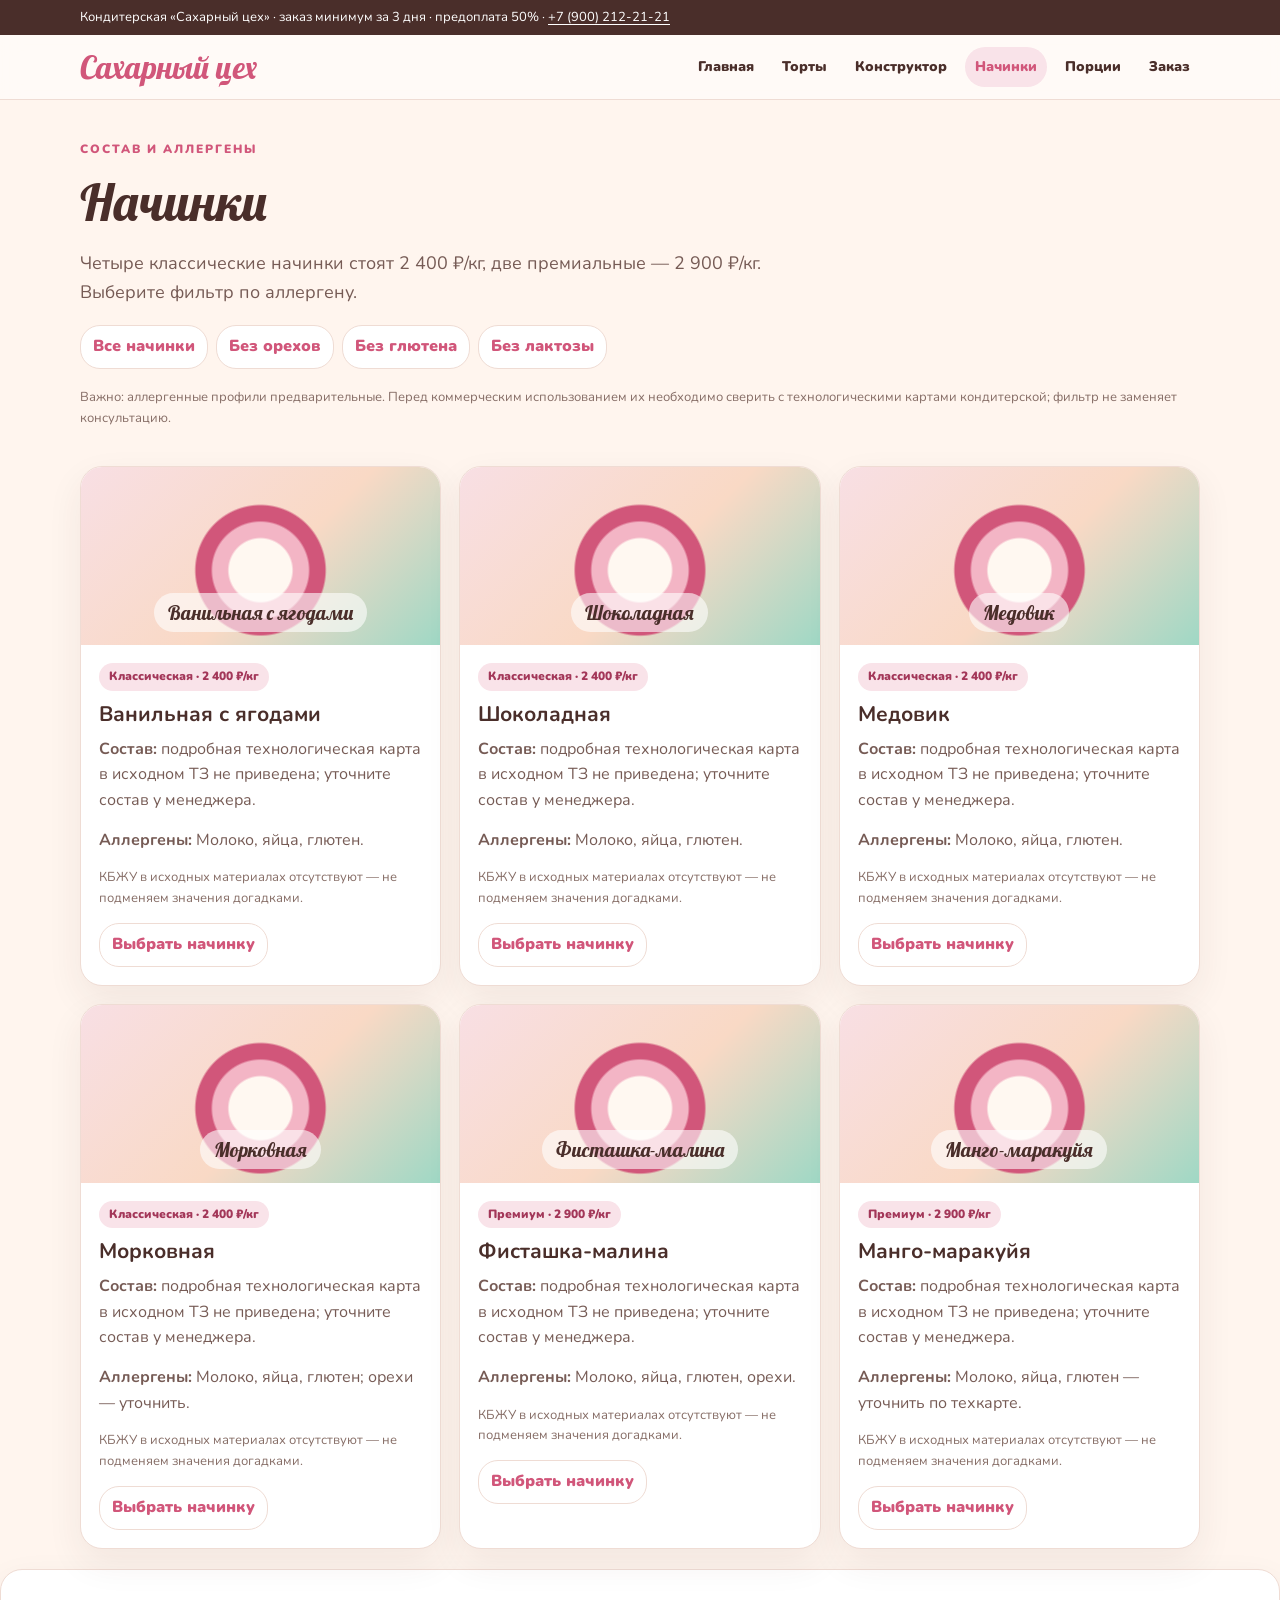
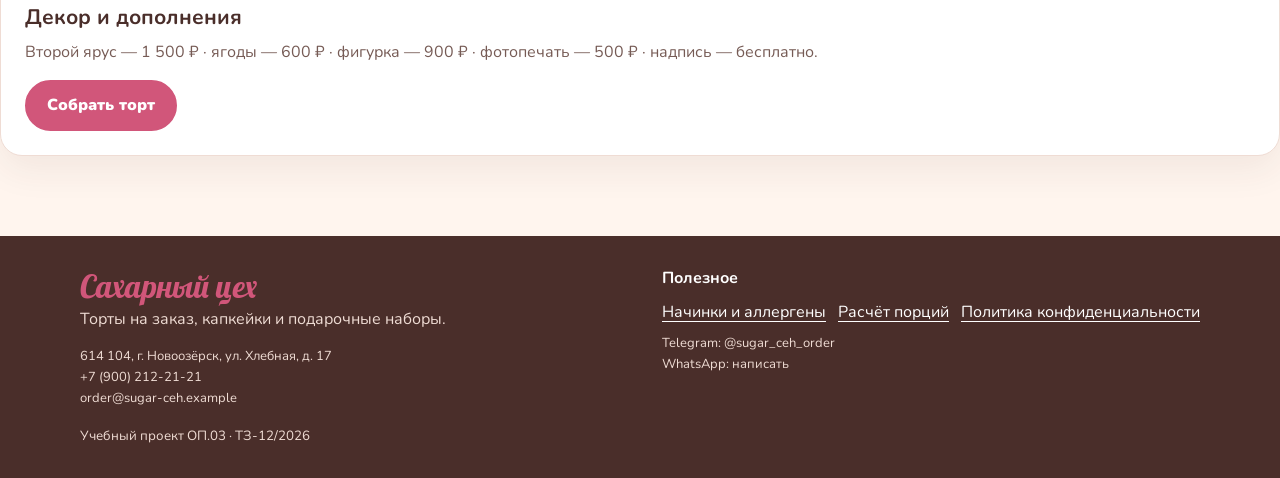
<file: fillings.html>
<!doctype html><html lang="ru"><head><meta charset="utf-8"><meta name="viewport" content="width=device-width,initial-scale=1"><meta name="description" content="Шесть вариантов начинки, цены и информация об аллергенах."><meta property="og:title" content="Начинки и аллергены — Сахарный цех"><meta property="og:description" content="Шесть вариантов начинки, цены и информация об аллергенах."><meta property="og:type" content="website"><meta property="og:image" content="img/og-saharny-ceh.jpg"><meta name="theme-color" content="#FFF5EE"><link rel="icon" href="img/favicon.svg" type="image/svg+xml"><title>Начинки и аллергены — Сахарный цех</title><link rel="preconnect" href="https://fonts.googleapis.com"><link rel="preconnect" href="https://fonts.gstatic.com" crossorigin><link href="https://fonts.googleapis.com/css2?family=Lobster&family=Nunito:wght@400;600;700;800;900&display=swap" rel="stylesheet"><link rel="stylesheet" href="css/style.css"><script src="js/analytics.js"></script></head><body><div class="topbar"><div class="container">Кондитерская «Сахарный цех» · заказ минимум за 3 дня · предоплата 50% · <a href="tel:+79002122121">+7 (900) 212-21-21</a></div></div><header class="header"><div class="container navwrap"><a class="brand" href="index.html" aria-label="Сахарный цех — главная">Сахарный цех</a><nav class="nav" aria-label="Основная навигация"><a class="" href="index.html">Главная</a><a class="" href="cakes.html">Торты</a><a class="" href="builder.html">Конструктор</a><a class="active" href="fillings.html" aria-current=page>Начинки</a><a class="" href="guests.html">Порции</a><a class="" href="contacts.html">Заказ</a></nav></div></header><main><section class="page-head"><div class="container"><span class="eyebrow">Состав и аллергены</span><h1>Начинки</h1><p class="lead">Четыре классические начинки стоят 2 400 ₽/кг, две премиальные — 2 900 ₽/кг. Выберите фильтр по аллергену.</p><div class="filters" aria-label="Фильтр аллергенов"><button class="mini-btn allergen-filter" type="button" data-allergen="all" aria-pressed="true">Все начинки</button><button class="mini-btn allergen-filter" type="button" data-allergen="орехи" aria-pressed="false">Без орехов</button><button class="mini-btn allergen-filter" type="button" data-allergen="глютен" aria-pressed="false">Без глютена</button><button class="mini-btn allergen-filter" type="button" data-allergen="лактоза" aria-pressed="false">Без лактозы</button></div><p class="small muted">Важно: аллергенные профили предварительные. Перед коммерческим использованием их необходимо сверить с технологическими картами кондитерской; фильтр не заменяет консультацию.</p></div></section><section class="content"><div class="container grid" id="fillings-grid"><article class="card filling-card" data-allergens="молоко, яйца, глютен" data-filling="vanilla_berry"><div class="card-art" role="img" aria-label="Иллюстрация начинки Ванильная с ягодами"><span>Ванильная с ягодами</span></div><div class="card-body"><span class="tag">Классическая · 2 400 ₽/кг</span><h3>Ванильная с ягодами</h3><p><strong>Состав:</strong> подробная технологическая карта в исходном ТЗ не приведена; уточните состав у менеджера.</p><p><strong>Аллергены:</strong> Молоко, яйца, глютен.</p><p class="small muted">КБЖУ в исходных материалах отсутствуют — не подменяем значения догадками.</p><a class="mini-btn" href="builder.html?filling=vanilla_berry" data-event="filling_view" data-filling-name="vanilla_berry">Выбрать начинку</a></div></article><article class="card filling-card" data-allergens="молоко, яйца, глютен" data-filling="chocolate"><div class="card-art" role="img" aria-label="Иллюстрация начинки Шоколадная"><span>Шоколадная</span></div><div class="card-body"><span class="tag">Классическая · 2 400 ₽/кг</span><h3>Шоколадная</h3><p><strong>Состав:</strong> подробная технологическая карта в исходном ТЗ не приведена; уточните состав у менеджера.</p><p><strong>Аллергены:</strong> Молоко, яйца, глютен.</p><p class="small muted">КБЖУ в исходных материалах отсутствуют — не подменяем значения догадками.</p><a class="mini-btn" href="builder.html?filling=chocolate" data-event="filling_view" data-filling-name="chocolate">Выбрать начинку</a></div></article><article class="card filling-card" data-allergens="молоко, яйца, глютен" data-filling="honey_cake"><div class="card-art" role="img" aria-label="Иллюстрация начинки Медовик"><span>Медовик</span></div><div class="card-body"><span class="tag">Классическая · 2 400 ₽/кг</span><h3>Медовик</h3><p><strong>Состав:</strong> подробная технологическая карта в исходном ТЗ не приведена; уточните состав у менеджера.</p><p><strong>Аллергены:</strong> Молоко, яйца, глютен.</p><p class="small muted">КБЖУ в исходных материалах отсутствуют — не подменяем значения догадками.</p><a class="mini-btn" href="builder.html?filling=honey_cake" data-event="filling_view" data-filling-name="honey_cake">Выбрать начинку</a></div></article><article class="card filling-card" data-allergens="молоко, яйца, глютен; орехи — уточнить" data-filling="carrot"><div class="card-art" role="img" aria-label="Иллюстрация начинки Морковная"><span>Морковная</span></div><div class="card-body"><span class="tag">Классическая · 2 400 ₽/кг</span><h3>Морковная</h3><p><strong>Состав:</strong> подробная технологическая карта в исходном ТЗ не приведена; уточните состав у менеджера.</p><p><strong>Аллергены:</strong> Молоко, яйца, глютен; орехи — уточнить.</p><p class="small muted">КБЖУ в исходных материалах отсутствуют — не подменяем значения догадками.</p><a class="mini-btn" href="builder.html?filling=carrot" data-event="filling_view" data-filling-name="carrot">Выбрать начинку</a></div></article><article class="card filling-card" data-allergens="молоко, яйца, глютен, орехи" data-filling="pistachio_raspberry"><div class="card-art" role="img" aria-label="Иллюстрация начинки Фисташка-малина"><span>Фисташка-малина</span></div><div class="card-body"><span class="tag">Премиум · 2 900 ₽/кг</span><h3>Фисташка-малина</h3><p><strong>Состав:</strong> подробная технологическая карта в исходном ТЗ не приведена; уточните состав у менеджера.</p><p><strong>Аллергены:</strong> Молоко, яйца, глютен, орехи.</p><p class="small muted">КБЖУ в исходных материалах отсутствуют — не подменяем значения догадками.</p><a class="mini-btn" href="builder.html?filling=pistachio_raspberry" data-event="filling_view" data-filling-name="pistachio_raspberry">Выбрать начинку</a></div></article><article class="card filling-card" data-allergens="молоко, яйца, глютен — уточнить по техкарте" data-filling="mango_passionfruit"><div class="card-art" role="img" aria-label="Иллюстрация начинки Манго-маракуйя"><span>Манго-маракуйя</span></div><div class="card-body"><span class="tag">Премиум · 2 900 ₽/кг</span><h3>Манго-маракуйя</h3><p><strong>Состав:</strong> подробная технологическая карта в исходном ТЗ не приведена; уточните состав у менеджера.</p><p><strong>Аллергены:</strong> Молоко, яйца, глютен — уточнить по техкарте.</p><p class="small muted">КБЖУ в исходных материалах отсутствуют — не подменяем значения догадками.</p><a class="mini-btn" href="builder.html?filling=mango_passionfruit" data-event="filling_view" data-filling-name="mango_passionfruit">Выбрать начинку</a></div></article></div><div class="panel" style="margin-top:20px"><h3>Декор и дополнения</h3><p>Второй ярус — 1 500 ₽ · ягоды — 600 ₽ · фигурка — 900 ₽ · фотопечать — 500 ₽ · надпись — бесплатно.</p><a class="btn" href="builder.html">Собрать торт</a></div></div></section></main><footer class="footer"><div class="container footer-grid"><div><a class="brand" href="index.html">Сахарный цех</a><p>Торты на заказ, капкейки и подарочные наборы.</p><p class="small">614 104, г. Новоозёрск, ул. Хлебная, д. 17<br><a href="tel:+79002122121">+7 (900) 212-21-21</a><br><a href="mailto:order@sugar-ceh.example">order@sugar-ceh.example</a></p><small>Учебный проект ОП.03 · ТЗ-12/2026</small></div><div><strong>Полезное</strong><div class="footer-links"><a href="fillings.html">Начинки и аллергены</a><a href="guests.html">Расчёт порций</a><a href="privacy.html">Политика конфиденциальности</a></div><p class="small">Telegram: <a href="https://t.me/sugar_ceh_order" data-messenger="telegram" data-social="telegram">@sugar_ceh_order</a><br>WhatsApp: <a href="https://wa.me/79002122121" data-messenger="whatsapp" data-social="whatsapp">написать</a></p></div></div></footer><script src="js/site.js"></script><script src="js/form.js"></script></body></html>
</file>
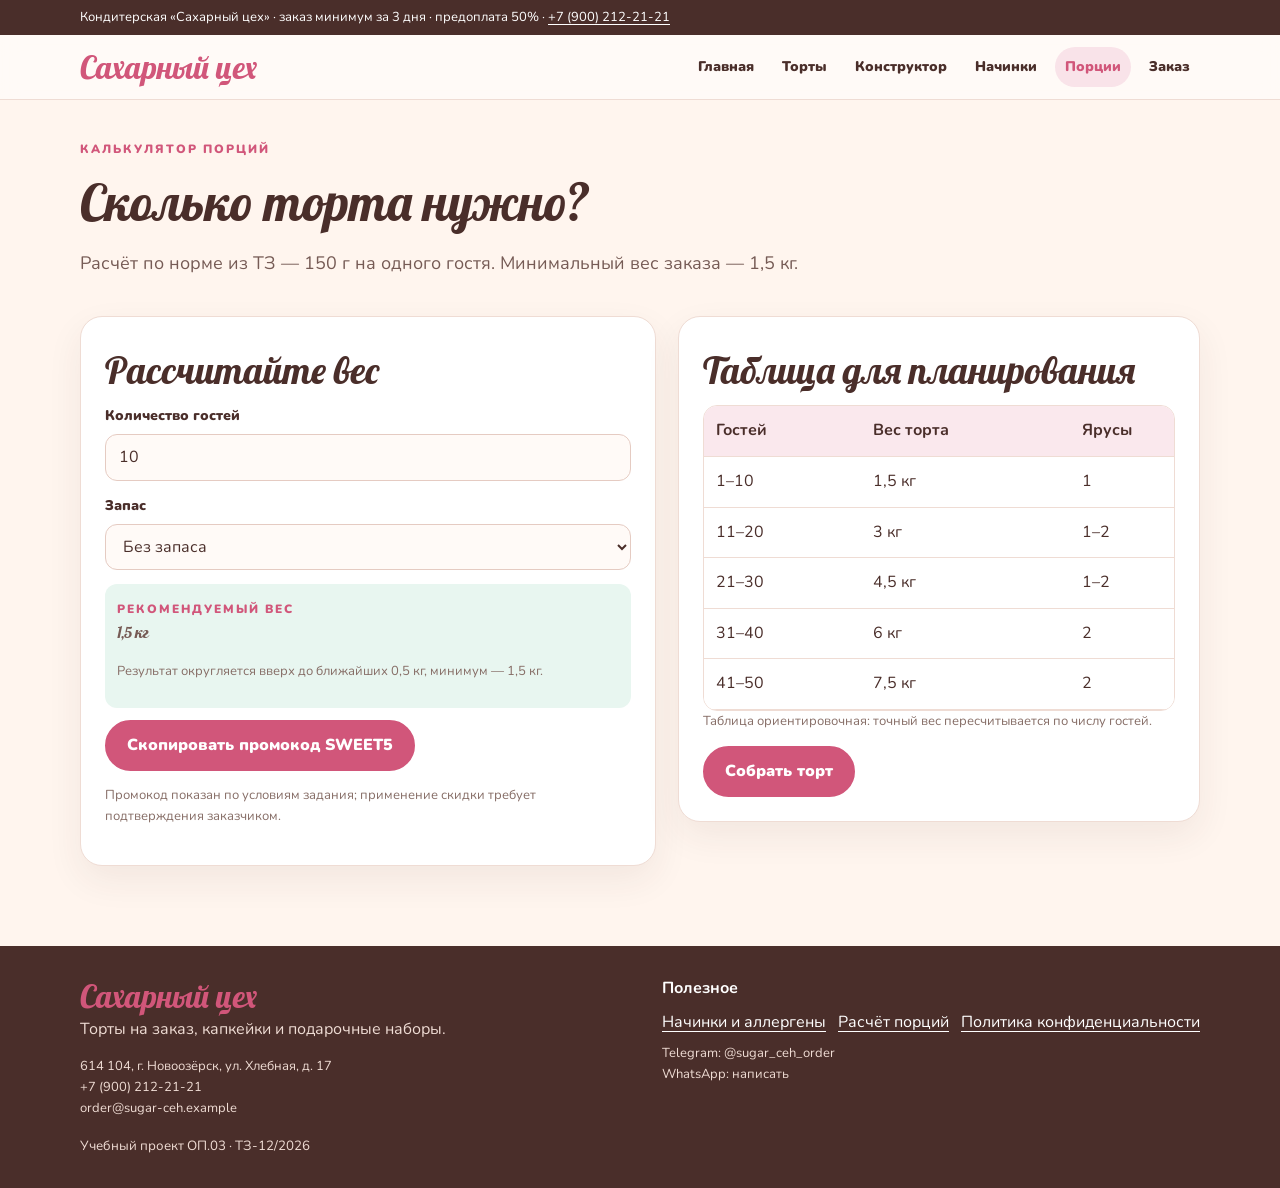
<file: guests.html>
<!doctype html><html lang="ru"><head><meta charset="utf-8"><meta name="viewport" content="width=device-width,initial-scale=1"><meta name="description" content="Калькулятор веса торта по числу гостей и промокод SWEET5."><meta property="og:title" content="Расчёт порций — Сахарный цех"><meta property="og:description" content="Калькулятор веса торта по числу гостей и промокод SWEET5."><meta property="og:type" content="website"><meta property="og:image" content="img/og-saharny-ceh.jpg"><meta name="theme-color" content="#FFF5EE"><link rel="icon" href="img/favicon.svg" type="image/svg+xml"><title>Расчёт порций — Сахарный цех</title><link rel="preconnect" href="https://fonts.googleapis.com"><link rel="preconnect" href="https://fonts.gstatic.com" crossorigin><link href="https://fonts.googleapis.com/css2?family=Lobster&family=Nunito:wght@400;600;700;800;900&display=swap" rel="stylesheet"><link rel="stylesheet" href="css/style.css"><script src="js/analytics.js"></script></head><body><div class="topbar"><div class="container">Кондитерская «Сахарный цех» · заказ минимум за 3 дня · предоплата 50% · <a href="tel:+79002122121">+7 (900) 212-21-21</a></div></div><header class="header"><div class="container navwrap"><a class="brand" href="index.html" aria-label="Сахарный цех — главная">Сахарный цех</a><nav class="nav" aria-label="Основная навигация"><a class="" href="index.html">Главная</a><a class="" href="cakes.html">Торты</a><a class="" href="builder.html">Конструктор</a><a class="" href="fillings.html">Начинки</a><a class="active" href="guests.html" aria-current=page>Порции</a><a class="" href="contacts.html">Заказ</a></nav></div></header><main><section class="page-head"><div class="container"><span class="eyebrow">Калькулятор порций</span><h1>Сколько торта нужно?</h1><p class="lead">Расчёт по норме из ТЗ — 150 г на одного гостя. Минимальный вес заказа — 1,5 кг.</p></div></section><section class="content"><div class="container two-col"><div class="panel"><h2>Рассчитайте вес</h2><div class="field"><label for="people">Количество гостей</label><input id="people" type="number" min="1" max="500" value="10"></div><div class="field"><label for="extra">Запас</label><select id="extra"><option value="0">Без запаса</option><option value="10">+10%</option><option value="20">+20%</option></select></div><div class="notice"><span class="eyebrow">Рекомендуемый вес</span><p><strong id="weight-result" class="display">1,5 кг</strong></p><p class="small muted">Результат округляется вверх до ближайших 0,5 кг, минимум — 1,5 кг.</p></div><button class="btn" type="button" id="copy-promo" data-promo="SWEET5">Скопировать промокод SWEET5</button><p id="promo-status" class="small" role="status"></p><p class="small muted">Промокод показан по условиям задания; применение скидки требует подтверждения заказчиком.</p></div><div class="panel"><h2>Таблица для планирования</h2><div class="table-wrap"><table><thead><tr><th>Гостей</th><th>Вес торта</th><th>Ярусы</th></tr></thead><tbody><tr><td>1–10</td><td>1,5 кг</td><td>1</td></tr><tr><td>11–20</td><td>3 кг</td><td>1–2</td></tr><tr><td>21–30</td><td>4,5 кг</td><td>1–2</td></tr><tr><td>31–40</td><td>6 кг</td><td>2</td></tr><tr><td>41–50</td><td>7,5 кг</td><td>2</td></tr></tbody></table></div><p class="small muted">Таблица ориентировочная: точный вес пересчитывается по числу гостей.</p><a class="btn" href="builder.html" data-event="cta_click" data-button-name="guests_builder" data-page-section="guests">Собрать торт</a></div></div></section></main><footer class="footer"><div class="container footer-grid"><div><a class="brand" href="index.html">Сахарный цех</a><p>Торты на заказ, капкейки и подарочные наборы.</p><p class="small">614 104, г. Новоозёрск, ул. Хлебная, д. 17<br><a href="tel:+79002122121">+7 (900) 212-21-21</a><br><a href="mailto:order@sugar-ceh.example">order@sugar-ceh.example</a></p><small>Учебный проект ОП.03 · ТЗ-12/2026</small></div><div><strong>Полезное</strong><div class="footer-links"><a href="fillings.html">Начинки и аллергены</a><a href="guests.html">Расчёт порций</a><a href="privacy.html">Политика конфиденциальности</a></div><p class="small">Telegram: <a href="https://t.me/sugar_ceh_order" data-messenger="telegram" data-social="telegram">@sugar_ceh_order</a><br>WhatsApp: <a href="https://wa.me/79002122121" data-messenger="whatsapp" data-social="whatsapp">написать</a></p></div></div></footer><script src="js/site.js"></script><script src="js/form.js"></script></body></html>
</file>
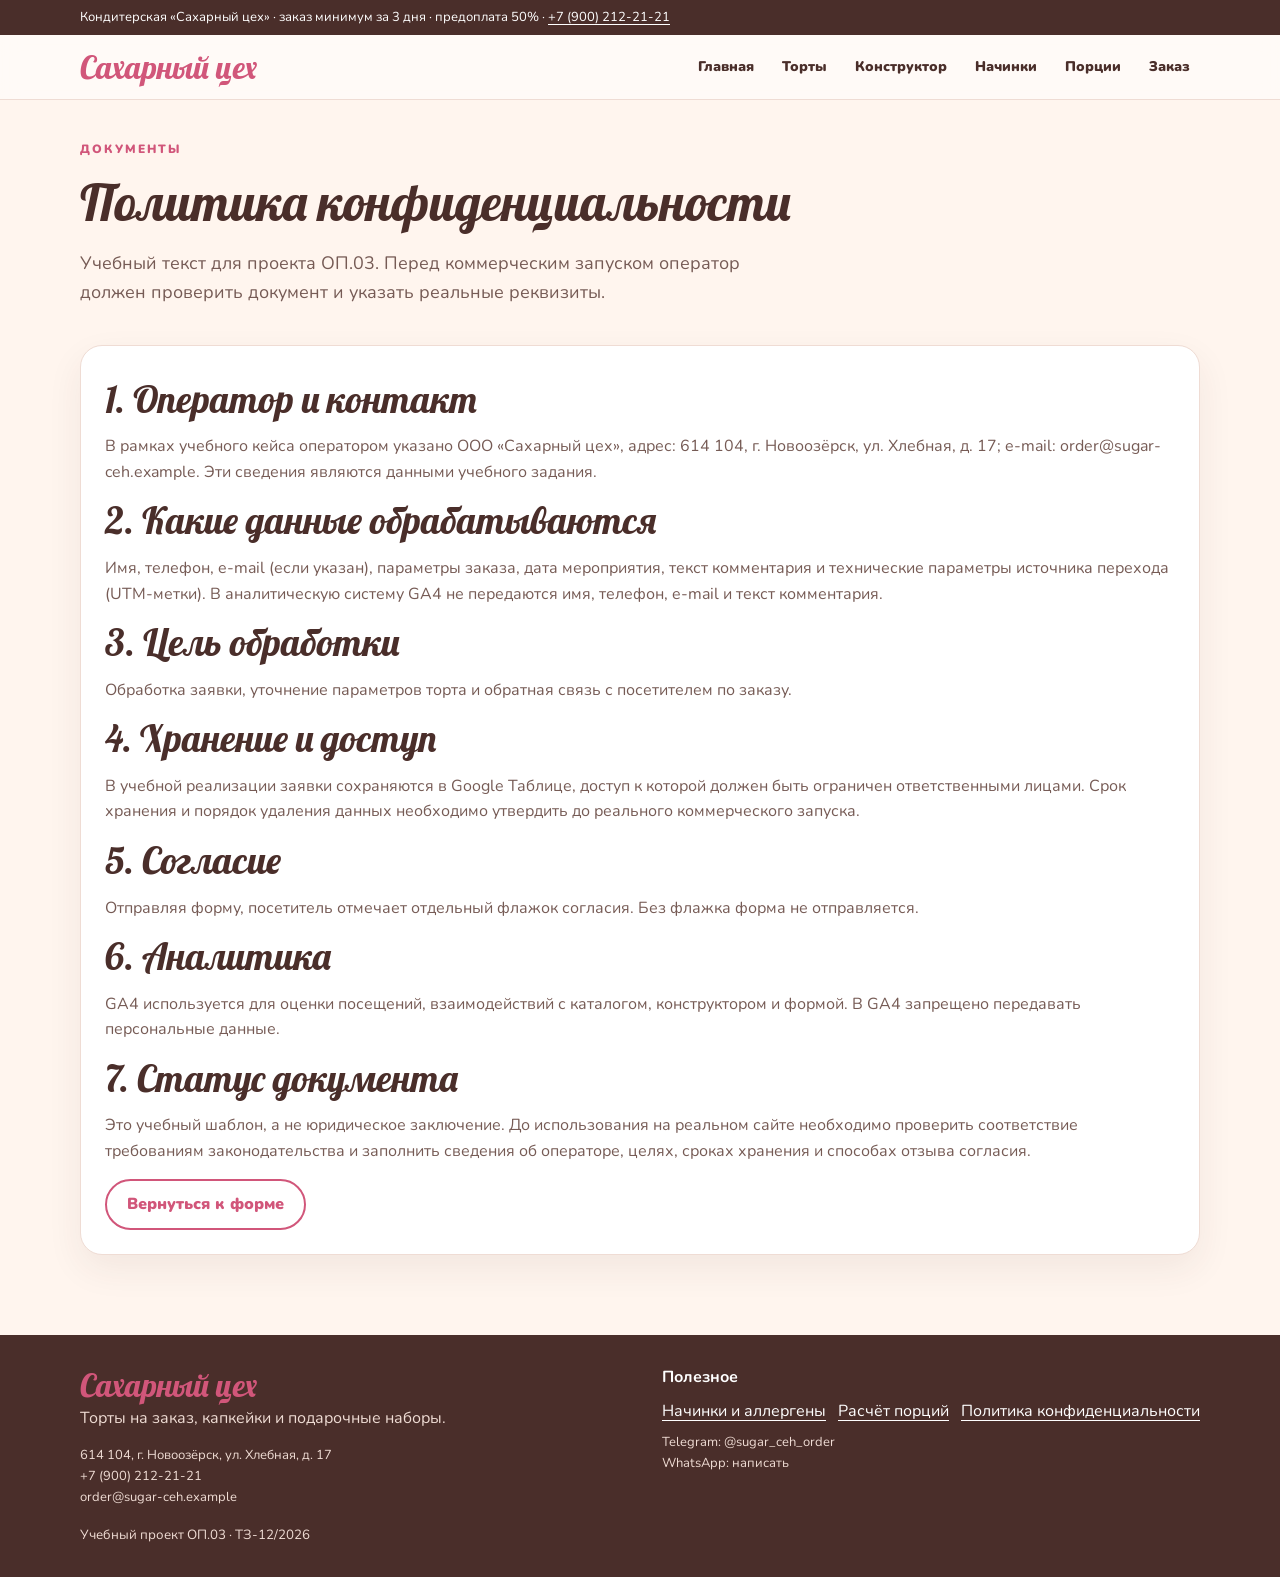
<file: privacy.html>
<!doctype html><html lang="ru"><head><meta charset="utf-8"><meta name="viewport" content="width=device-width,initial-scale=1"><meta name="description" content="Учебная политика обработки персональных данных."><meta property="og:title" content="Политика конфиденциальности — Сахарный цех"><meta property="og:description" content="Учебная политика обработки персональных данных."><meta property="og:type" content="website"><meta property="og:image" content="img/og-saharny-ceh.jpg"><meta name="theme-color" content="#FFF5EE"><link rel="icon" href="img/favicon.svg" type="image/svg+xml"><title>Политика конфиденциальности — Сахарный цех</title><link rel="preconnect" href="https://fonts.googleapis.com"><link rel="preconnect" href="https://fonts.gstatic.com" crossorigin><link href="https://fonts.googleapis.com/css2?family=Lobster&family=Nunito:wght@400;600;700;800;900&display=swap" rel="stylesheet"><link rel="stylesheet" href="css/style.css"><script src="js/analytics.js"></script></head><body><div class="topbar"><div class="container">Кондитерская «Сахарный цех» · заказ минимум за 3 дня · предоплата 50% · <a href="tel:+79002122121">+7 (900) 212-21-21</a></div></div><header class="header"><div class="container navwrap"><a class="brand" href="index.html" aria-label="Сахарный цех — главная">Сахарный цех</a><nav class="nav" aria-label="Основная навигация"><a class="" href="index.html">Главная</a><a class="" href="cakes.html">Торты</a><a class="" href="builder.html">Конструктор</a><a class="" href="fillings.html">Начинки</a><a class="" href="guests.html">Порции</a><a class="" href="contacts.html">Заказ</a></nav></div></header><main><section class="page-head"><div class="container"><span class="eyebrow">Документы</span><h1>Политика конфиденциальности</h1><p class="lead">Учебный текст для проекта ОП.03. Перед коммерческим запуском оператор должен проверить документ и указать реальные реквизиты.</p></div></section><section class="content"><div class="container panel"><h2>1. Оператор и контакт</h2><p>В рамках учебного кейса оператором указано ООО «Сахарный цех», адрес: 614 104, г. Новоозёрск, ул. Хлебная, д. 17; e-mail: order@sugar-ceh.example. Эти сведения являются данными учебного задания.</p><h2>2. Какие данные обрабатываются</h2><p>Имя, телефон, e-mail (если указан), параметры заказа, дата мероприятия, текст комментария и технические параметры источника перехода (UTM-метки). В аналитическую систему GA4 не передаются имя, телефон, e-mail и текст комментария.</p><h2>3. Цель обработки</h2><p>Обработка заявки, уточнение параметров торта и обратная связь с посетителем по заказу.</p><h2>4. Хранение и доступ</h2><p>В учебной реализации заявки сохраняются в Google Таблице, доступ к которой должен быть ограничен ответственными лицами. Срок хранения и порядок удаления данных необходимо утвердить до реального коммерческого запуска.</p><h2>5. Согласие</h2><p>Отправляя форму, посетитель отмечает отдельный флажок согласия. Без флажка форма не отправляется.</p><h2>6. Аналитика</h2><p>GA4 используется для оценки посещений, взаимодействий с каталогом, конструктором и формой. В GA4 запрещено передавать персональные данные.</p><h2>7. Статус документа</h2><p>Это учебный шаблон, а не юридическое заключение. До использования на реальном сайте необходимо проверить соответствие требованиям законодательства и заполнить сведения об операторе, целях, сроках хранения и способах отзыва согласия.</p><a class="btn ghost" href="contacts.html">Вернуться к форме</a></div></section></main><footer class="footer"><div class="container footer-grid"><div><a class="brand" href="index.html">Сахарный цех</a><p>Торты на заказ, капкейки и подарочные наборы.</p><p class="small">614 104, г. Новоозёрск, ул. Хлебная, д. 17<br><a href="tel:+79002122121">+7 (900) 212-21-21</a><br><a href="mailto:order@sugar-ceh.example">order@sugar-ceh.example</a></p><small>Учебный проект ОП.03 · ТЗ-12/2026</small></div><div><strong>Полезное</strong><div class="footer-links"><a href="fillings.html">Начинки и аллергены</a><a href="guests.html">Расчёт порций</a><a href="privacy.html">Политика конфиденциальности</a></div><p class="small">Telegram: <a href="https://t.me/sugar_ceh_order" data-messenger="telegram" data-social="telegram">@sugar_ceh_order</a><br>WhatsApp: <a href="https://wa.me/79002122121" data-messenger="whatsapp" data-social="whatsapp">написать</a></p></div></div></footer><script src="js/site.js"></script><script src="js/form.js"></script></body></html>
</file>
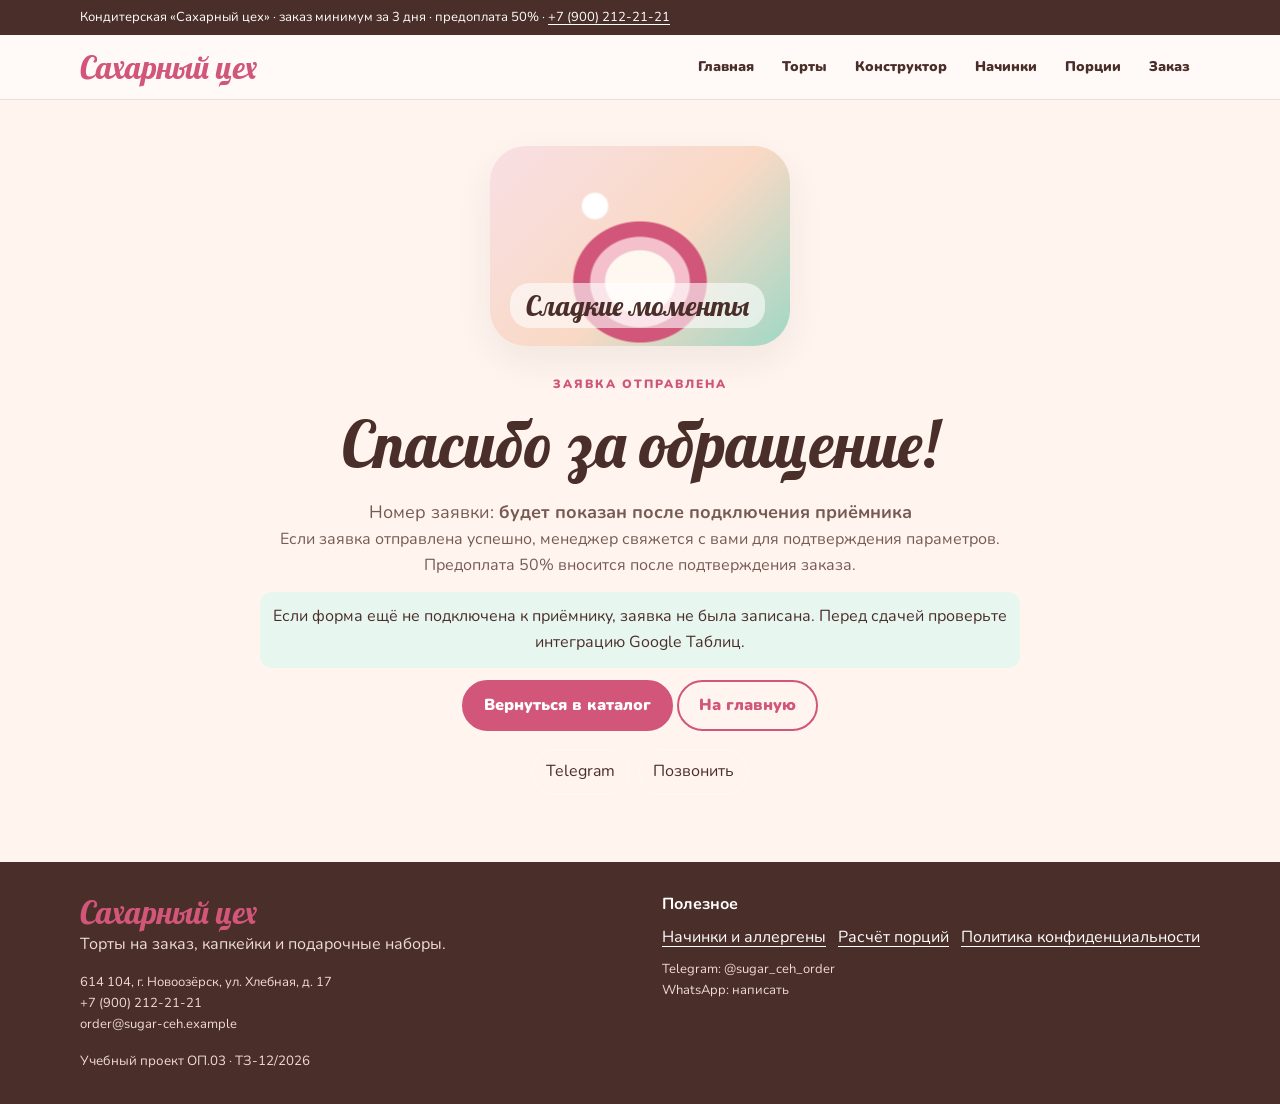
<file: thanks.html>
<!doctype html><html lang="ru"><head><meta charset="utf-8"><meta name="viewport" content="width=device-width,initial-scale=1"><meta name="description" content="Подтверждение отправки заявки в кондитерскую."><meta property="og:title" content="Спасибо за заявку — Сахарный цех"><meta property="og:description" content="Подтверждение отправки заявки в кондитерскую."><meta property="og:type" content="website"><meta property="og:image" content="img/og-saharny-ceh.jpg"><meta name="theme-color" content="#FFF5EE"><link rel="icon" href="img/favicon.svg" type="image/svg+xml"><title>Спасибо за заявку — Сахарный цех</title><link rel="preconnect" href="https://fonts.googleapis.com"><link rel="preconnect" href="https://fonts.gstatic.com" crossorigin><link href="https://fonts.googleapis.com/css2?family=Lobster&family=Nunito:wght@400;600;700;800;900&display=swap" rel="stylesheet"><link rel="stylesheet" href="css/style.css"><script src="js/analytics.js"></script></head><body><div class="topbar"><div class="container">Кондитерская «Сахарный цех» · заказ минимум за 3 дня · предоплата 50% · <a href="tel:+79002122121">+7 (900) 212-21-21</a></div></div><header class="header"><div class="container navwrap"><a class="brand" href="index.html" aria-label="Сахарный цех — главная">Сахарный цех</a><nav class="nav" aria-label="Основная навигация"><a class="" href="index.html">Главная</a><a class="" href="cakes.html">Торты</a><a class="" href="builder.html">Конструктор</a><a class="" href="fillings.html">Начинки</a><a class="" href="guests.html">Порции</a><a class="" href="contacts.html">Заказ</a></nav></div></header><main><section class="hero"><div class="container" style="text-align:center;max-width:760px"><div class="hero-art" style="max-width:300px;min-height:200px;margin:0 auto 25px" role="img" aria-label="Декоративная иллюстрация праздничного торта"></div><span class="eyebrow">Заявка отправлена</span><h1>Спасибо за обращение!</h1><p class="lead" style="margin:0 auto">Номер заявки: <strong id="request-number">будет показан после подключения приёмника</strong></p><p>Если заявка отправлена успешно, менеджер свяжется с вами для подтверждения параметров. Предоплата 50% вносится после подтверждения заказа.</p><div class="notice" id="thanks-details">Параметры заказа появятся здесь после настройки интеграции.</div><p><a class="btn" href="cakes.html">Вернуться в каталог</a> <a class="btn ghost" href="index.html">На главную</a></p><div class="social-row" style="justify-content:center;margin-top:18px"><a href="https://t.me/sugar_ceh_order" data-social="telegram">Telegram</a><a href="tel:+79002122121" data-social="phone">Позвонить</a></div></div></section></main><footer class="footer"><div class="container footer-grid"><div><a class="brand" href="index.html">Сахарный цех</a><p>Торты на заказ, капкейки и подарочные наборы.</p><p class="small">614 104, г. Новоозёрск, ул. Хлебная, д. 17<br><a href="tel:+79002122121">+7 (900) 212-21-21</a><br><a href="mailto:order@sugar-ceh.example">order@sugar-ceh.example</a></p><small>Учебный проект ОП.03 · ТЗ-12/2026</small></div><div><strong>Полезное</strong><div class="footer-links"><a href="fillings.html">Начинки и аллергены</a><a href="guests.html">Расчёт порций</a><a href="privacy.html">Политика конфиденциальности</a></div><p class="small">Telegram: <a href="https://t.me/sugar_ceh_order" data-messenger="telegram" data-social="telegram">@sugar_ceh_order</a><br>WhatsApp: <a href="https://wa.me/79002122121" data-messenger="whatsapp" data-social="whatsapp">написать</a></p></div></div></footer><script src="js/site.js"></script><script src="js/form.js"></script><script>
(function(){try{const q=new URLSearchParams(location.search);const saved=JSON.parse(sessionStorage.getItem('saharny_last_order')||'null');const id=q.get('request_id');if(id)document.querySelector('#request-number').textContent=id;if(saved){const details=document.querySelector('#thanks-details');details.textContent='Торт: '+saved.cake_type+' · вес: '+saved.weight_kg+' кг · дата: '+saved.event_date+(saved.total_price?' · ориентир: '+Number(saved.total_price).toLocaleString('ru-RU')+' ₽':'');}else{document.querySelector('#thanks-details').textContent='Если форма ещё не подключена к приёмнику, заявка не была записана. Перед сдачей проверьте интеграцию Google Таблиц.'}}catch(e){console.warn(e)}})();
</script></body></html>
</file>
<file: css/style.css>
:root{--berry:#D1567A;--cream:#FFF5EE;--cocoa:#4A2E2A;--mint:#9FD8C5;--line:#efdcd4;--white:#fff;--muted:#765b55;--shadow:0 14px 36px #4a2e2a12;--radius:22px}
*{box-sizing:border-box}html{scroll-behavior:smooth}body{margin:0;background:var(--cream);color:var(--cocoa);font:16px/1.6 Nunito,Arial,sans-serif}a{color:inherit;text-decoration:none}img{max-width:100%;height:auto}button,input,select,textarea{font:inherit}button,a.btn,.mini-btn{min-height:44px}.container{width:min(1120px,calc(100% - 32px));margin-inline:auto}.topbar{background:var(--cocoa);color:#fff;padding:7px 0;font-size:13px}.topbar a{text-decoration:underline;text-underline-offset:3px}.header{position:sticky;top:0;z-index:20;background:#fffaf7f2;border-bottom:1px solid var(--line);backdrop-filter:blur(10px)}.navwrap{display:flex;align-items:center;justify-content:space-between;gap:20px;padding:12px 0}.brand{font:32px Lobster,cursive;color:var(--berry);white-space:nowrap}.nav{display:flex;gap:8px;align-items:center;flex-wrap:wrap;font-size:14px;font-weight:900}.nav a{padding:9px 10px;border-radius:20px}.nav a:hover,.nav .active{color:var(--berry);background:#f9e3e9}.btn{display:inline-flex;align-items:center;justify-content:center;gap:8px;background:var(--berry);color:white;border:2px solid var(--berry);border-radius:30px;padding:11px 20px;font-weight:900;cursor:pointer;transition:transform .15s,box-shadow .15s}.btn:hover{transform:translateY(-1px);box-shadow:0 8px 20px #d1567a30}.btn.ghost{background:transparent;color:var(--berry)}.btn.mint{background:var(--mint);border-color:var(--mint);color:var(--cocoa)}.btn:disabled{opacity:.6;cursor:wait;transform:none}.eyebrow{font-size:12px;letter-spacing:2px;text-transform:uppercase;font-weight:900;color:var(--berry)}h1,h2,.display{font-family:Lobster,cursive;font-weight:400;line-height:1.12}h1{font-size:clamp(40px,5vw,66px);margin:12px 0 18px}h2{font-size:clamp(29px,3vw,38px);margin:8px 0 14px}h3{font-size:21px;line-height:1.25;margin:10px 0}p{color:var(--muted);margin:0 0 14px}.lead{font-size:18px;max-width:720px}.hero{padding:46px 0 42px}.hero-grid{display:grid;grid-template-columns:1.02fr .98fr;align-items:center;gap:40px}.hero-art{min-height:355px;border-radius:36px;background:radial-gradient(ellipse at 50% 68%,#fff8f1 0 16%,#f4c0cc 17% 23%,#d1567a 24% 31%,transparent 32%),radial-gradient(circle at 35% 30%,#fff 0 5%,transparent 6%),linear-gradient(135deg,#f8dfe4,#f9d9c5 55%,#9fd8c5);box-shadow:var(--shadow);position:relative;overflow:hidden}.hero-art:after{content:'Сладкие моменты';position:absolute;bottom:18px;left:20px;font:28px Lobster,cursive;color:var(--cocoa);background:#fff9;padding:5px 16px;border-radius:20px}.stats{display:grid;grid-template-columns:repeat(3,1fr);gap:10px;margin-top:25px}.stat{background:#fff;border:1px solid var(--line);border-radius:18px;padding:13px}.stat strong{display:block;font:28px Lobster,cursive;color:var(--berry)}.section{padding:38px 0}.section.alt{background:#fffaf7}.section-head{display:flex;justify-content:space-between;align-items:end;gap:16px;margin-bottom:20px}.grid{display:grid;grid-template-columns:repeat(3,minmax(0,1fr));gap:18px}.card,.panel{background:#fff;border:1px solid var(--line);border-radius:var(--radius);overflow:hidden;box-shadow:var(--shadow)}.card-art{min-height:178px;display:grid;place-items:center;background:radial-gradient(circle at 50% 58%,#fff8f1 0 15%,#f3b5c5 16% 23%,#d1567a 24% 31%,transparent 32%),linear-gradient(135deg,#f8dfe4,#f9d9c5 55%,#9fd8c5);cursor:zoom-in}.card-art span{font:20px Lobster,cursive;background:#fff9;border-radius:20px;padding:7px 14px;margin-top:112px}.card-body{padding:18px}.tag{display:inline-flex;background:#f9e3e9;color:#a33759;border-radius:20px;padding:4px 10px;font-size:12px;font-weight:900}.price{color:var(--berry);font-weight:900}.card-foot{display:flex;justify-content:space-between;align-items:center;gap:10px;margin-top:15px}.mini-btn{display:inline-flex;align-items:center;justify-content:center;background:white;border:1px solid var(--line);border-radius:20px;padding:8px 12px;color:var(--berry);font-weight:900;cursor:pointer}.mini-btn:hover{border-color:var(--berry)}.page-head{padding:36px 0 12px}.page-head h1{font-size:clamp(38px,4vw,54px)}.content{padding:12px 0 55px}.two-col{display:grid;grid-template-columns:1.05fr .95fr;gap:22px;align-items:start}.panel{padding:24px}.field{display:flex;flex-direction:column;gap:6px;margin-bottom:14px}.field label{font-size:14px;font-weight:900}.field input,.field select,.field textarea{width:100%;min-height:46px;padding:10px 13px;border:1px solid #e5cbc2;border-radius:12px;background:#fffaf7;color:var(--cocoa)}.field input:focus,.field select:focus,.field textarea:focus{outline:3px solid #d1567a30;border-color:var(--berry)}.form-grid{display:grid;grid-template-columns:1fr 1fr;gap:12px}.check{display:flex;align-items:flex-start;gap:10px;font-size:13px;margin:14px 0}.check input{width:18px;height:18px;flex:none;margin-top:2px}.pricebox{background:#fff7f2;border:1px dashed var(--berry);border-radius:20px;padding:22px;position:sticky;top:110px}.pricebox strong{font:38px Lobster,cursive;color:var(--berry)}.notice{background:#e8f6f0;border-radius:12px;padding:12px;margin:12px 0}.muted{color:#866d66}.small{font-size:13px}.banner{background:var(--cocoa);color:white;padding:28px;border-radius:24px;display:flex;justify-content:space-between;align-items:center;gap:18px}.banner h2{color:white}.banner p{color:#f4dcd6}.footer{margin-top:25px;background:var(--cocoa);color:white;padding:30px 0}.footer-grid{display:flex;justify-content:space-between;gap:24px;flex-wrap:wrap}.footer p,.footer small{color:#efdcd4}.footer-links{display:flex;gap:12px;flex-wrap:wrap;align-items:center}.footer-links a{padding:8px 0;text-decoration:underline;text-underline-offset:4px}.filters{display:flex;gap:8px;flex-wrap:wrap;margin:18px 0}.filter-btn[aria-pressed=true]{background:var(--berry);border-color:var(--berry);color:white}.faq details{background:white;border:1px solid var(--line);border-radius:14px;padding:14px;margin:10px 0}.faq summary{font-weight:900;cursor:pointer}.toast{display:none;background:#e8f6f0;padding:12px;border-radius:12px;margin-top:12px}.toast.show{display:block}.error-text{color:#a3213e;font-size:13px;display:block;margin-top:4px}.invalid{border-color:#a3213e!important;outline:2px solid #a3213e20}.table-wrap{overflow-x:auto;border-radius:14px;border:1px solid var(--line);background:white}table{width:100%;border-collapse:collapse;min-width:520px}th,td{text-align:left;padding:12px;border-bottom:1px solid var(--line)}th{background:#fae8ed}.allergen-list{display:flex;gap:6px;flex-wrap:wrap;margin:10px 0}.allergen{font-size:12px;background:#f4eee9;border-radius:20px;padding:4px 9px}.modal{position:fixed;inset:0;z-index:100;background:#2a1714dd;display:none;align-items:center;justify-content:center;padding:24px}.modal.open{display:flex}.modal-box{width:min(680px,100%);background:var(--cream);padding:24px;border-radius:24px;position:relative}.modal-close{position:absolute;right:16px;top:12px;border:0;background:transparent;font-size:28px;cursor:pointer;min-width:44px;min-height:44px}.modal-art{min-height:260px;border-radius:18px;background:radial-gradient(circle at 50% 60%,#fff8f1 0 15%,#f3b5c5 16% 23%,#d1567a 24% 31%,transparent 32%),linear-gradient(135deg,#f8dfe4,#f9d9c5 55%,#9fd8c5)}.social-row{display:flex;gap:10px;flex-wrap:wrap}.social-row a{border:1px solid #ffffff55;border-radius:22px;padding:9px 13px}.smallcaps{font-size:12px;font-weight:900;letter-spacing:.08em;text-transform:uppercase}.sr-only{position:absolute;width:1px;height:1px;padding:0;margin:-1px;overflow:hidden;clip:rect(0,0,0,0);white-space:nowrap;border:0}
@media(max-width:850px){.hero-grid,.two-col{grid-template-columns:1fr}.hero-art{min-height:280px;order:-1}.grid{grid-template-columns:repeat(2,minmax(0,1fr))}.pricebox{position:static}.navwrap{align-items:flex-start;flex-direction:column;gap:8px}.nav{gap:3px}.section-head{align-items:flex-start;flex-direction:column}}
@media(max-width:560px){.container{width:min(100% - 24px,1120px)}.grid,.form-grid,.stats{grid-template-columns:1fr}.hero{padding:25px 0}.hero-art{min-height:210px}.section{padding:27px 0}.banner{align-items:flex-start;flex-direction:column}.panel{padding:18px}.nav{width:100%;gap:2px}.nav a{padding:8px;font-size:13px}.topbar{font-size:12px}.card-art{min-height:160px}}
</file>
